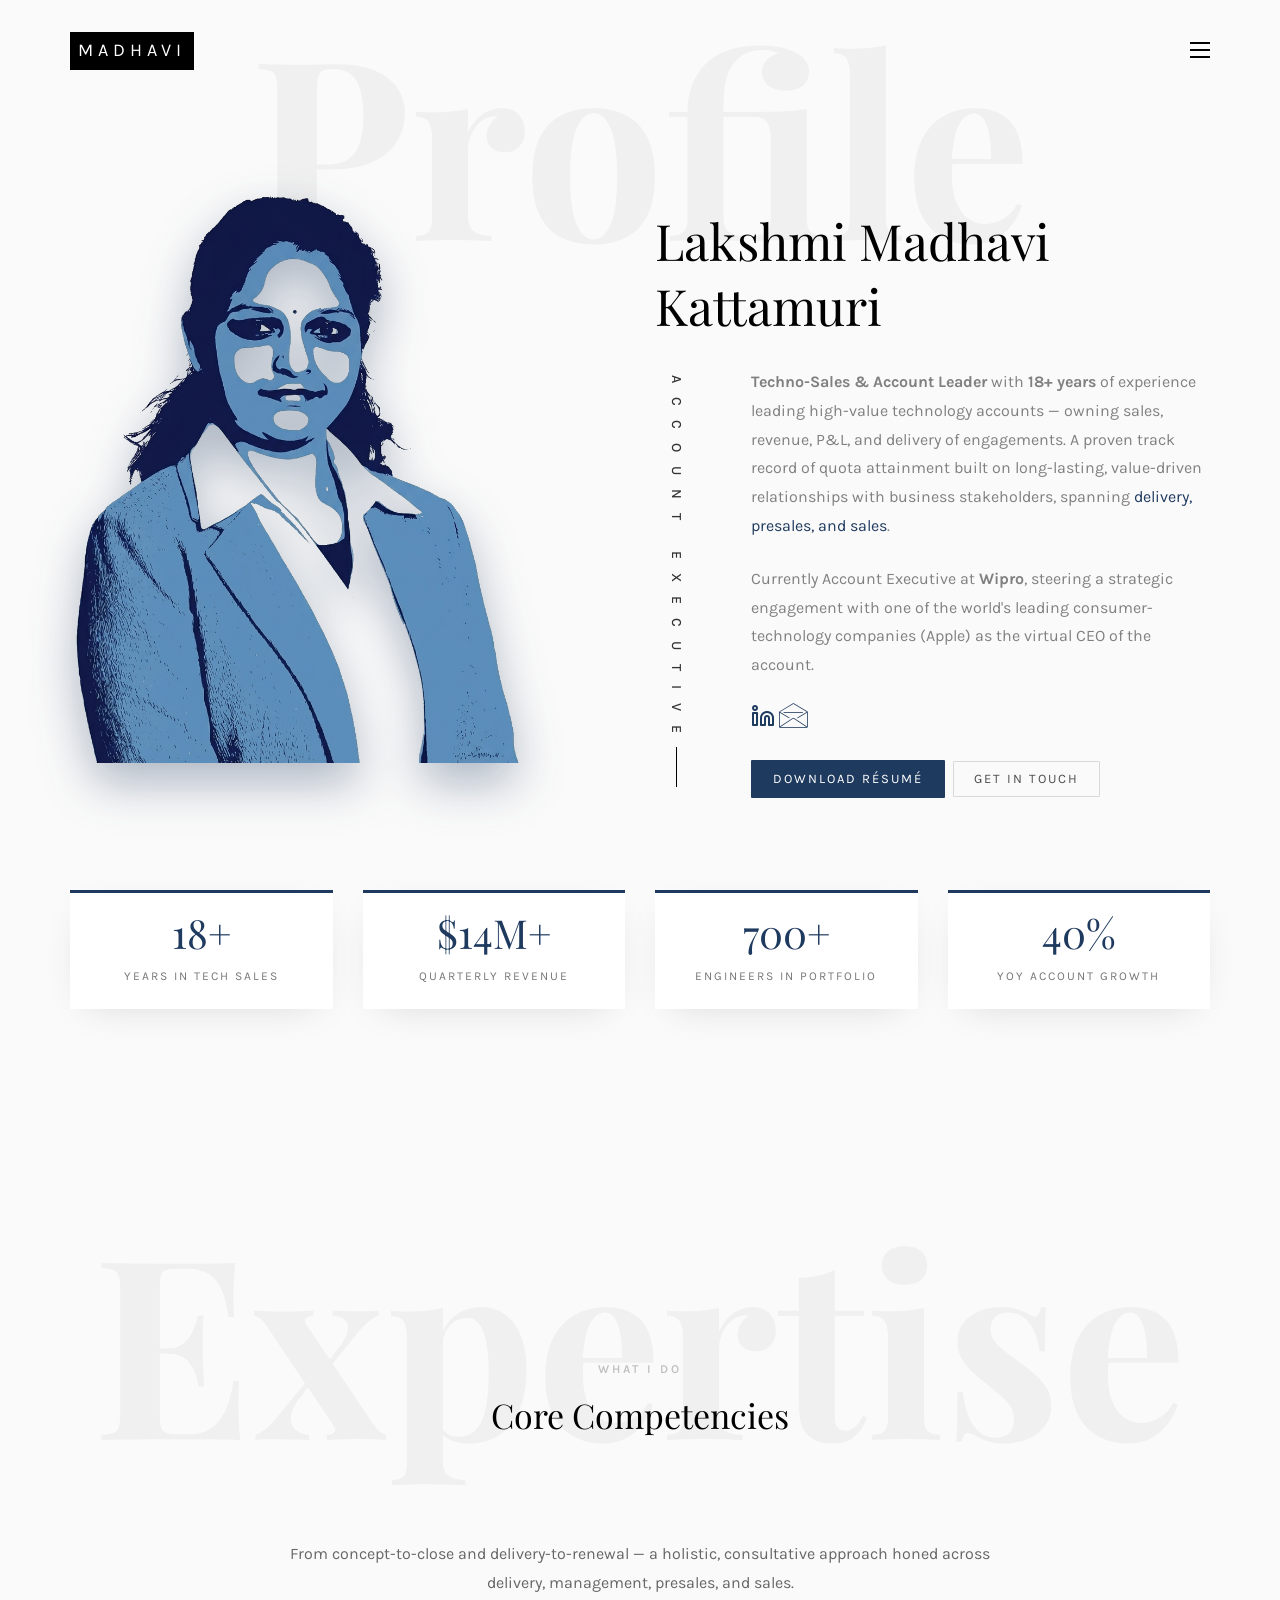
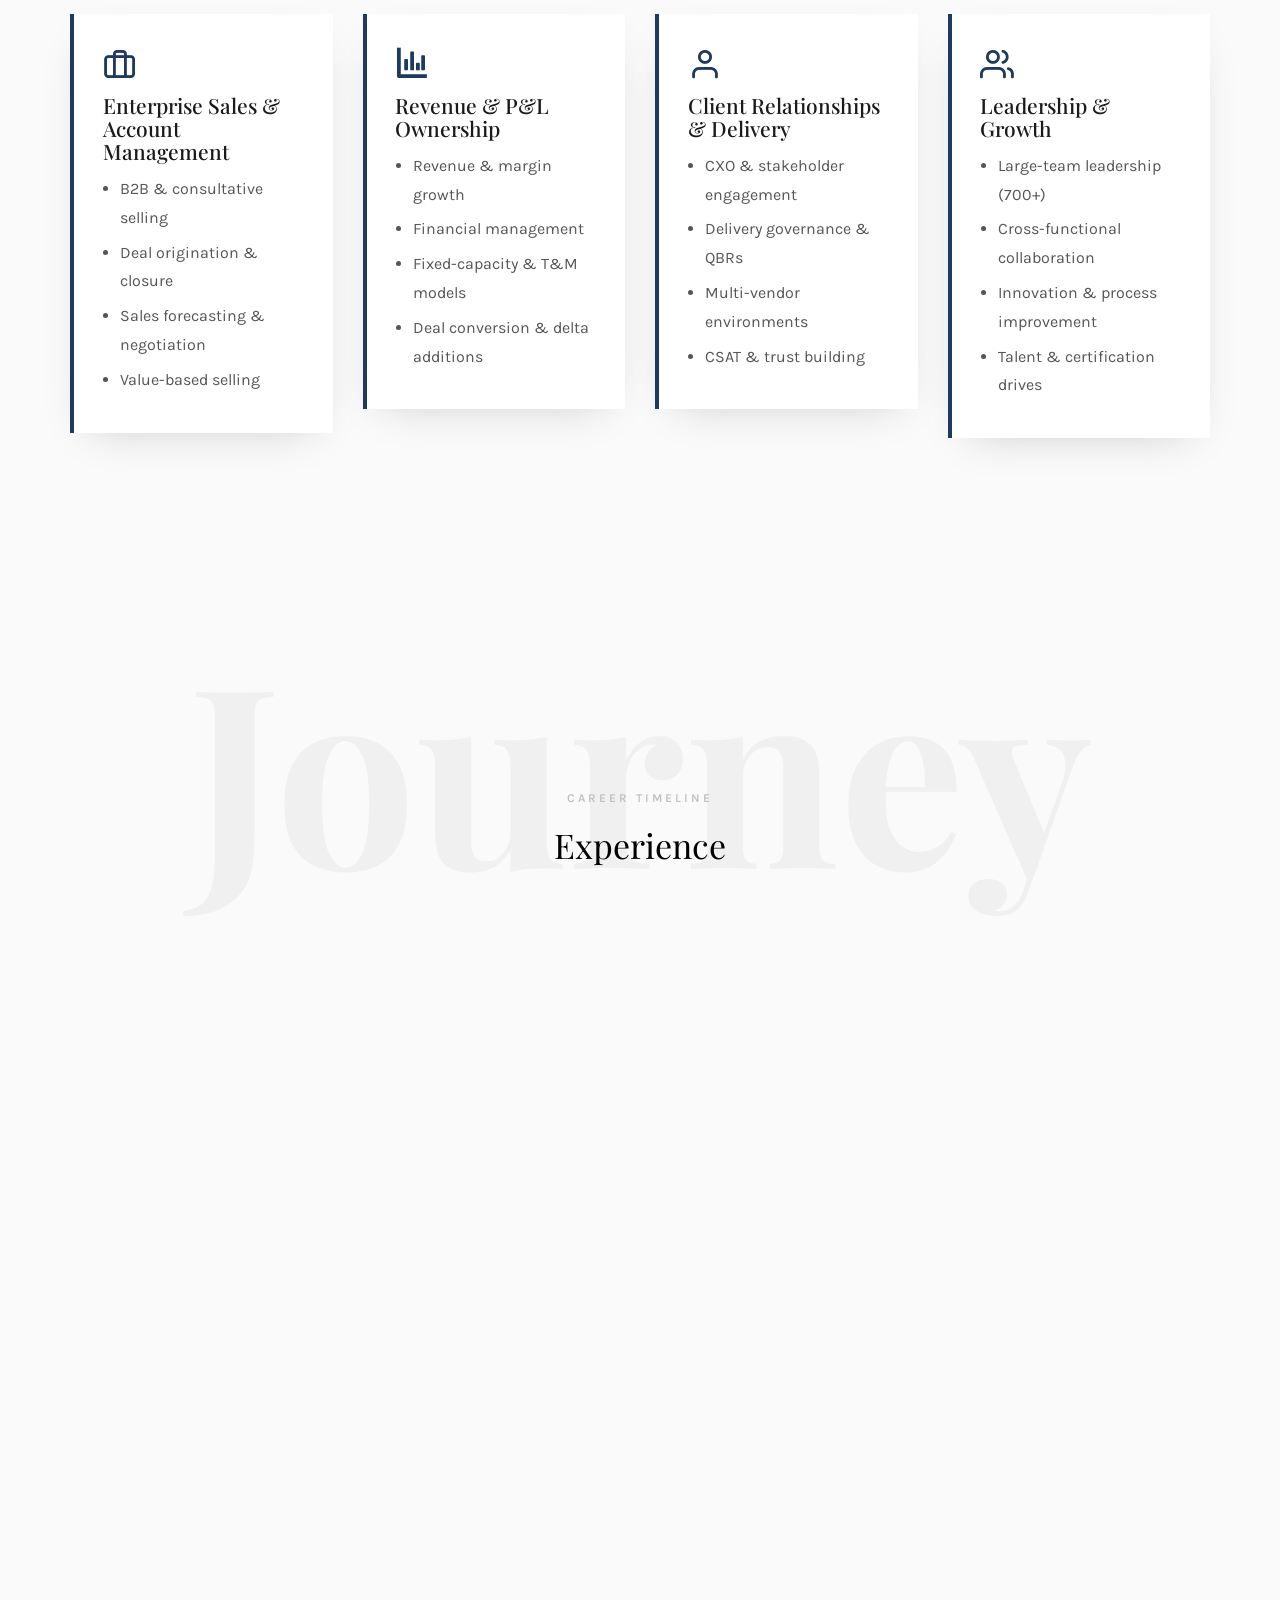
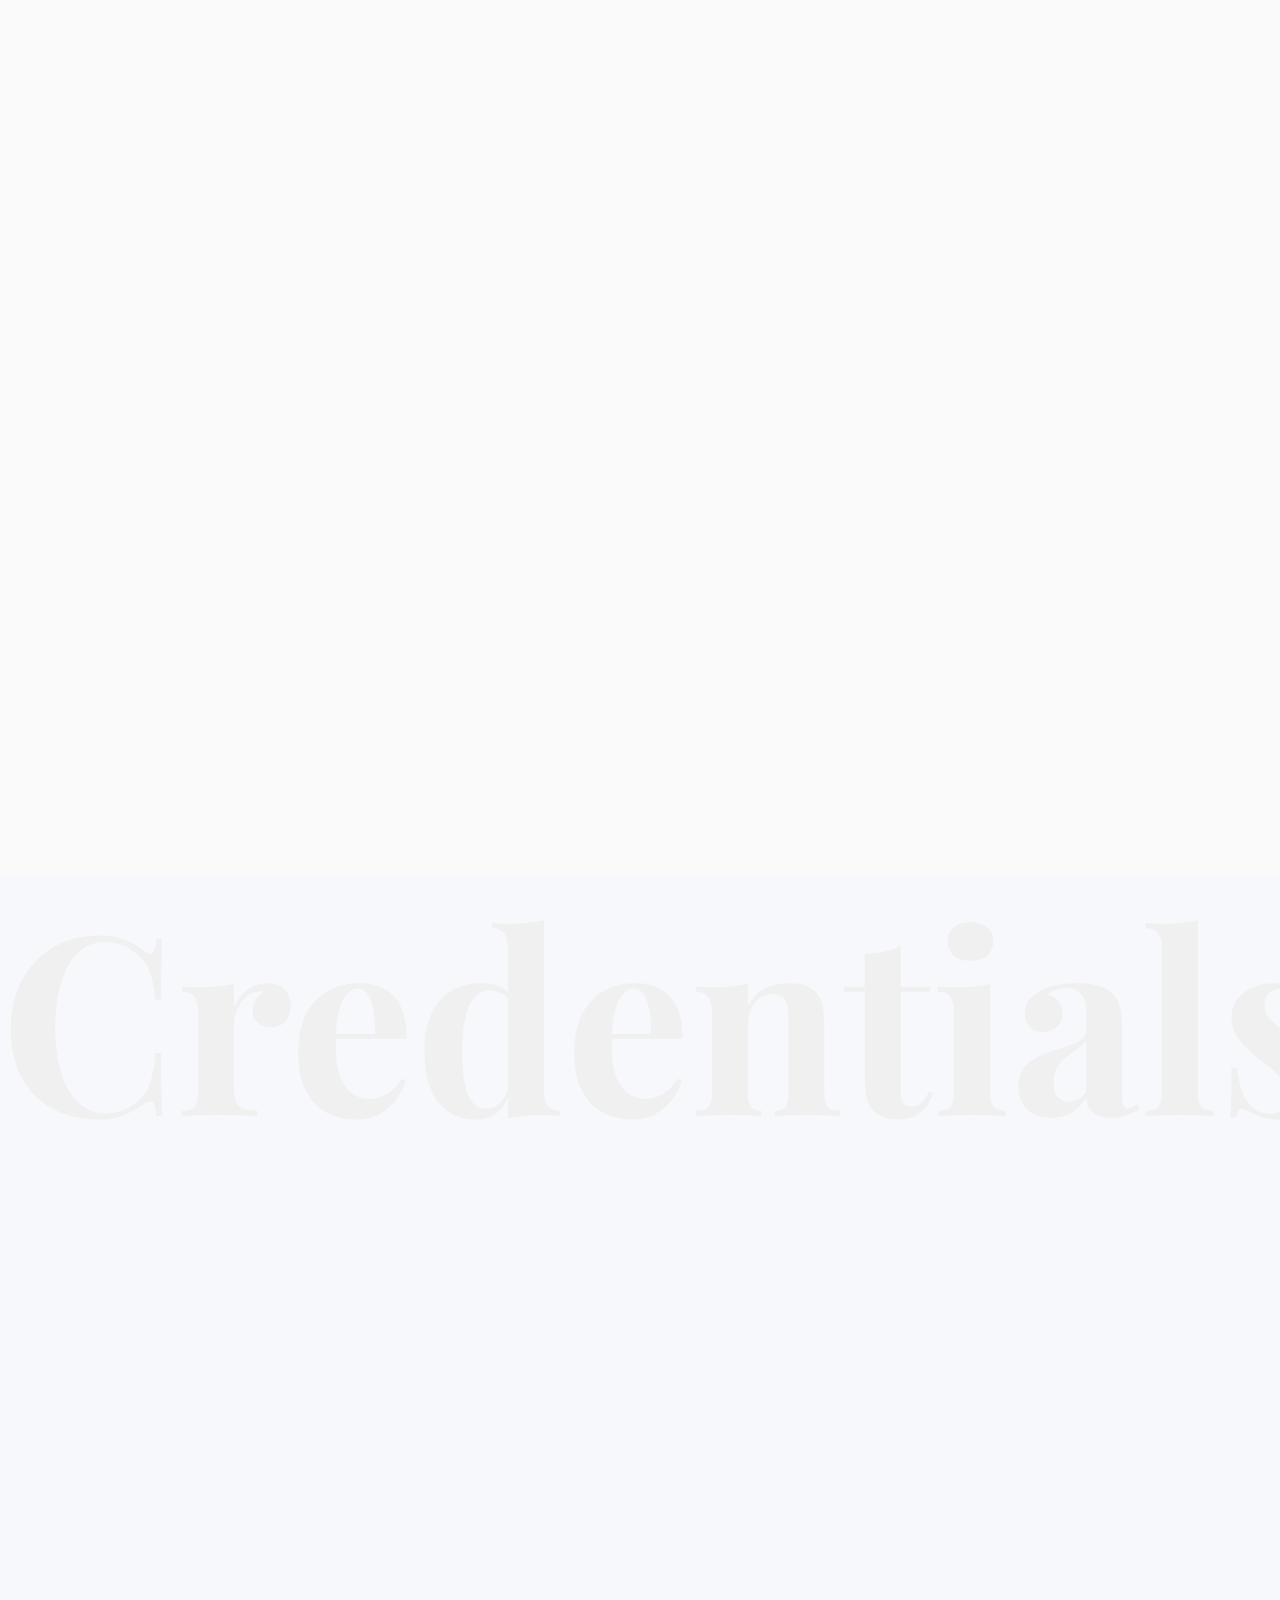
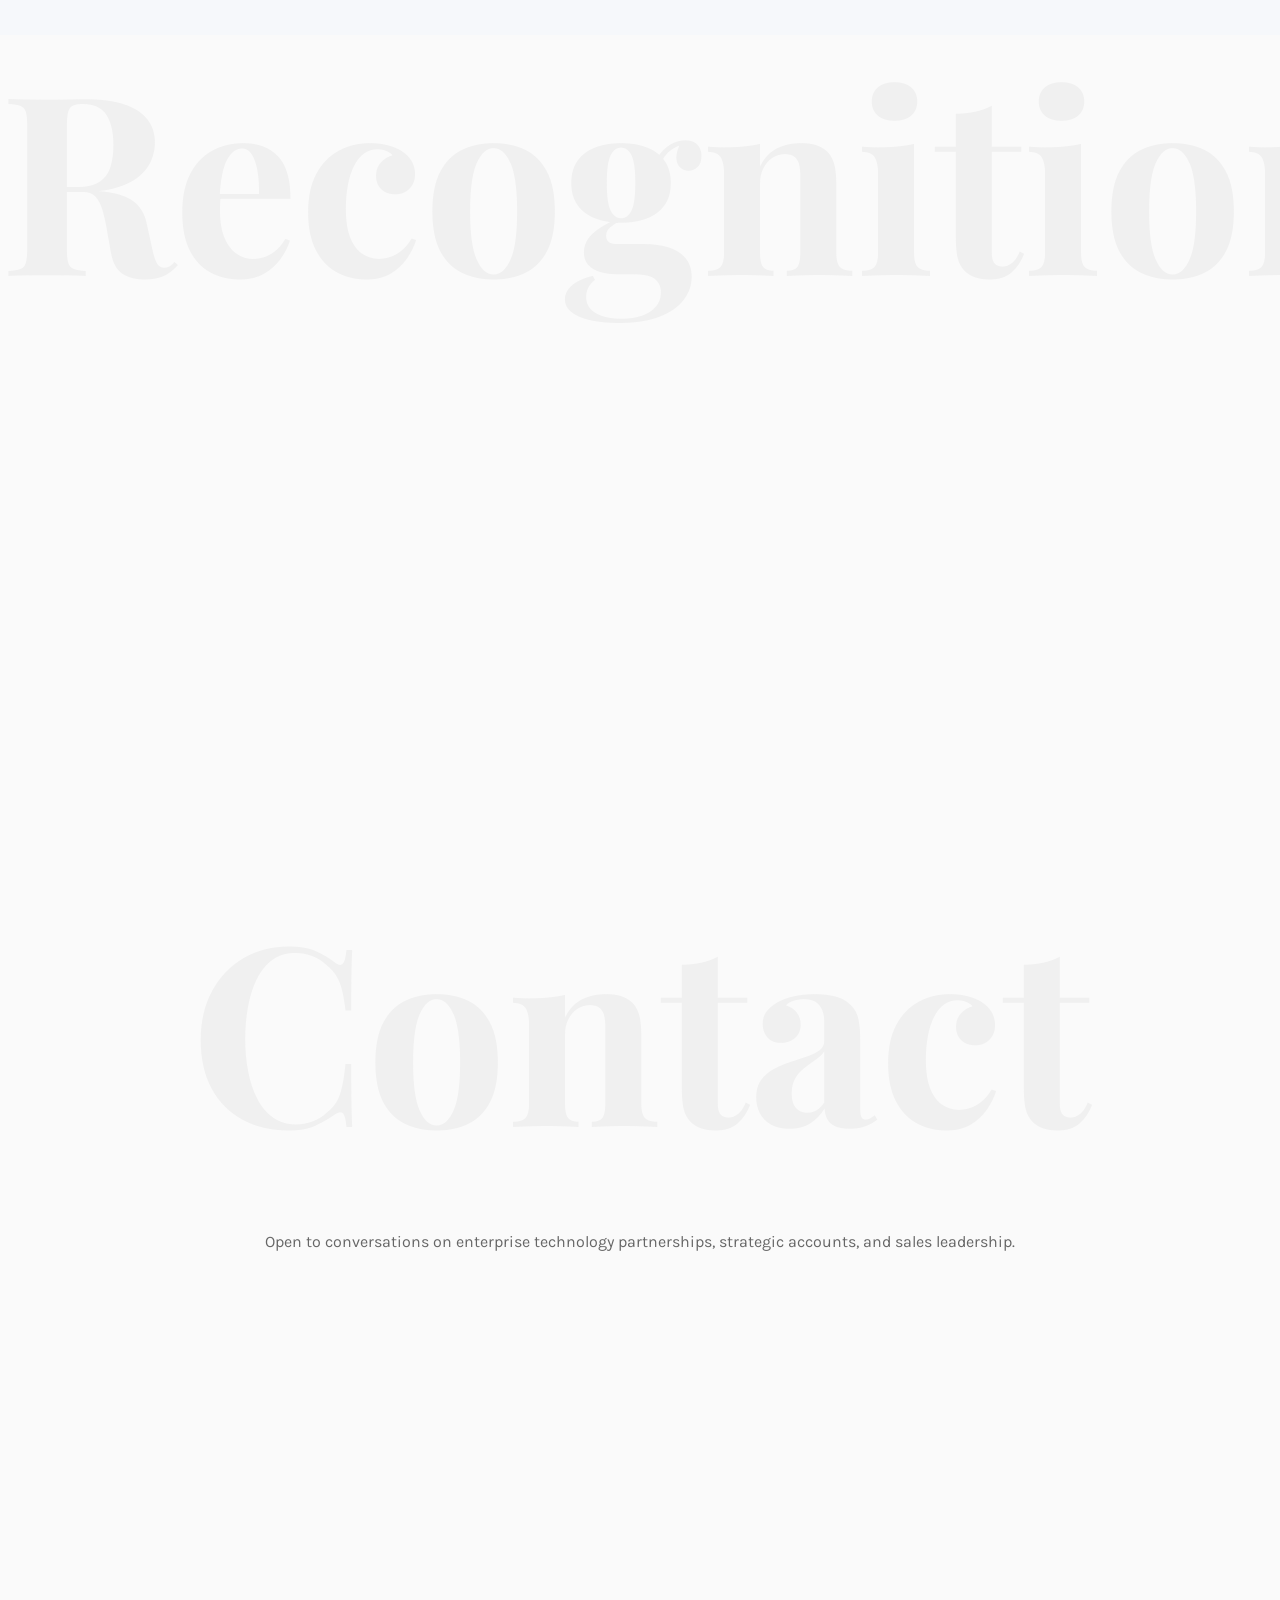
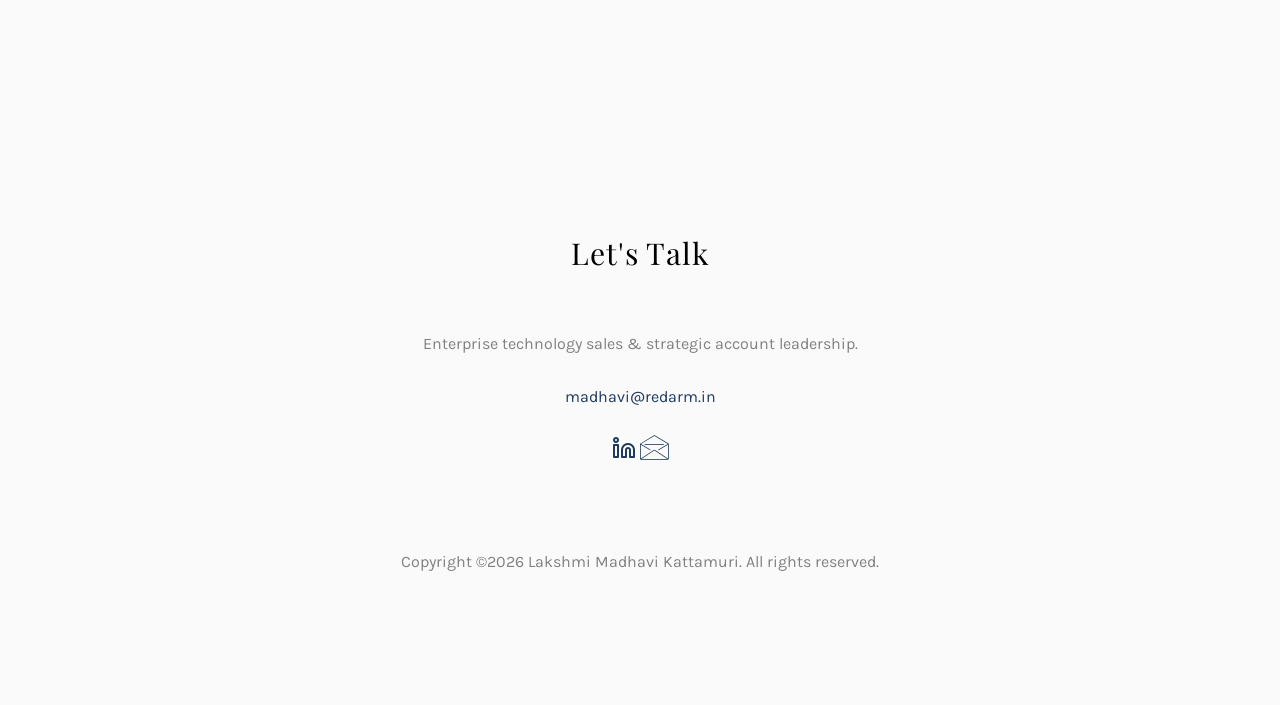
<file: index.html>
<!DOCTYPE HTML>
<html>
	<head>
	<meta charset="utf-8">
	<meta http-equiv="X-UA-Compatible" content="IE=edge">
	<title>Lakshmi Madhavi Kattamuri &mdash; Techno-Sales &amp; Account Leader</title>
	<meta name="viewport" content="width=device-width, initial-scale=1">
	<meta name="description" content="Lakshmi Madhavi Kattamuri — Techno-Sales & Account Leader with 18+ years in IT and technology sales. IIM Kozhikode MBA, NIT Warangal engineer. Account Executive at Wipro managing multi-million-dollar global technology accounts." />
	<meta name="keywords" content="Account Executive, Technology Sales, Account Management, Enterprise Sales, B2B Sales, Revenue Management, P&L, IIM Kozhikode, NIT Warangal, Wipro" />
	<meta name="author" content="Lakshmi Madhavi Kattamuri" />

  <!-- Facebook and Twitter integration -->
	<meta property="og:title" content="Lakshmi Madhavi Kattamuri — Techno-Sales & Account Leader"/>
	<meta property="og:image" content="images/profile_photo.png"/>
	<meta property="og:url" content="https://madhavi.redarm.in"/>
	<meta property="og:site_name" content="Lakshmi Madhavi Kattamuri"/>
	<meta property="og:description" content="18+ years in IT and technology sales. IIM Kozhikode MBA, NIT Warangal engineer. Account Executive at Wipro."/>
	<meta name="twitter:title" content="Lakshmi Madhavi Kattamuri — Techno-Sales & Account Leader" />
	<meta name="twitter:image" content="images/profile_photo.png" />
	<meta name="twitter:url" content="https://madhavi.redarm.in" />
	<meta name="twitter:card" content="summary_large_image" />

	<!-- Favicon & Apple touch icons -->
	<link rel="shortcut icon" href="favicon.ico">
	<link rel="apple-touch-icon" href="apple-touch-icon-iphone-60x60.png">
	<link rel="apple-touch-icon" sizes="76x76" href="apple-touch-icon-ipad-76x76.png">
	<link rel="apple-touch-icon" sizes="120x120" href="apple-touch-icon-iphone-retina-120x120.png">
	<link rel="apple-touch-icon" sizes="152x152" href="apple-touch-icon-ipad-retina-152x152.png">

	<link href="https://fonts.googleapis.com/css?family=Karla:400,700" rel="stylesheet">
	<link href="https://fonts.googleapis.com/css?family=Playfair+Display:400,400i,700" rel="stylesheet">

	<!-- Animate.css -->
	<link rel="stylesheet" href="css/animate.css">
	<!-- Icomoon Icon Fonts-->
	<link rel="stylesheet" href="css/icomoon.css">
	<!-- Bootstrap  -->
	<link rel="stylesheet" href="css/bootstrap.css">
	<!-- Owl Carousel -->
	<link rel="stylesheet" href="css/owl.carousel.min.css">
	<link rel="stylesheet" href="css/owl.theme.default.min.css">
	<!-- Magnific Popup -->
	<link rel="stylesheet" href="css/magnific-popup.css">

	<link rel="stylesheet" href="css/style.css">

	<!-- Profile-specific refinements (navy executive theme) -->
	<style>
		:root { --navy: #1F3A5F; --navy-light: #2c5a8c; --ink: #333333; }

		/* Duotone-friendly headshot treatment: navy tint + soft frame */
		.profile-photo {
			width: 100%;
			/* transparent cut-out in full color: soft shadow follows the silhouette */
			filter: drop-shadow(0 20px 24px rgba(31,58,95,0.35));
		}

		/* Stat highlights */
		.stat-row { margin-top: 3em; }
		.stat {
			text-align: center;
			padding: 1.2em 0.5em;
			border-top: 3px solid var(--navy);
			background: #fff;
			box-shadow: 0 10px 40px -18px rgba(0,0,0,0.18);
			margin-bottom: 30px;
			height: 100%;
		}
		.stat .num {
			font-family: "Playfair Display", Georgia, serif;
			font-size: 40px;
			line-height: 1;
			color: var(--navy);
			display: block;
			margin-bottom: 8px;
		}
		.stat .lbl {
			font-size: 12px;
			letter-spacing: 2px;
			text-transform: uppercase;
			color: #777;
		}

		/* Reusable navy card (competencies / achievements / education) */
		.card-navy {
			background: #fff;
			padding: 2em 1.8em;
			margin-bottom: 30px;
			border-left: 4px solid var(--navy);
			box-shadow: 0 14px 44px -22px rgba(0,0,0,0.22);
			height: 100%;
		}
		.card-navy .ic {
			font-size: 34px;
			color: var(--navy);
			margin-bottom: 14px;
			display: inline-block;
		}
		.card-navy h3 {
			font-family: "Playfair Display", Georgia, serif;
			font-size: 21px;
			margin: 0 0 12px;
			color: #1a1a1a;
		}
		.card-navy ul { padding-left: 1.1em; margin: 0; }
		.card-navy ul li { margin-bottom: 6px; color: #555; }
		.card-navy p { color: #555; margin: 0; }

		/* Experience timeline */
		.timeline { position: relative; margin-top: 1em; }
		.tl-item {
			position: relative;
			padding: 0 0 2.5em 2.2em;
			border-left: 2px solid #e2e6ec;
		}
		.tl-item:last-child { border-left-color: transparent; }
		.tl-item:before {
			content: '';
			position: absolute;
			left: -9px; top: 4px;
			width: 16px; height: 16px;
			border-radius: 50%;
			background: var(--navy);
			border: 3px solid #fff;
			box-shadow: 0 0 0 2px var(--navy);
		}
		.tl-item .role {
			font-family: "Playfair Display", Georgia, serif;
			font-size: 23px;
			color: #1a1a1a;
			margin: 0 0 4px;
		}
		.tl-item .meta {
			font-size: 12px;
			letter-spacing: 2px;
			text-transform: uppercase;
			color: var(--navy);
			font-weight: 700;
			margin-bottom: 12px;
			display: block;
		}
		.tl-item ul { padding-left: 1.1em; }
		.tl-item ul li { margin-bottom: 8px; color: #555; }
		.tl-item.current .role:after {
			content: 'Current';
			font-family: "Karla", sans-serif;
			font-size: 10px;
			letter-spacing: 2px;
			text-transform: uppercase;
			background: var(--navy);
			color: #fff;
			padding: 3px 10px;
			border-radius: 20px;
			margin-left: 12px;
			vertical-align: middle;
		}
		.section-lead {
			max-width: 760px;
			margin: 0 auto 1em;
			color: #666;
			text-align: center;
		}
		#colorlib-experience, #colorlib-education { padding: 10em 0; position: relative; overflow: hidden; clear: both; }
		#colorlib-education { background: #f6f8fb; }
	</style>

	<!-- Modernizr JS -->
	<script src="js/modernizr-2.6.2.min.js"></script>
	<!-- FOR IE9 below -->
	<!--[if lt IE 9]>
	<script src="js/respond.min.js"></script>
	<![endif]-->

	</head>
	<body>

	<nav id="colorlib-main-nav" role="navigation">
		<a href="#" class="js-colorlib-nav-toggle colorlib-nav-toggle active"><i></i></a>
		<div class="js-fullheight colorlib-table">
			<div class="colorlib-table-cell js-fullheight">
				<div class="row">
					<div class="col-md-12">
						<ul>
							<li class="active"><a href="#about">Home</a></li>
							<li><a href="#expertise">Expertise</a></li>
							<li><a href="#experience">Experience</a></li>
							<li><a href="#education">Education</a></li>
							<li><a href="#achievements">Achievements</a></li>
							<li><a href="#contact">Contact</a></li>
						</ul>
					</div>
				</div>
				<div class="row">
					<div class="col-md-12">
						<h2 class="head-title">Let's Connect</h2>
						<p class="colorlib-social-icons">
							<a href="https://www.linkedin.com/in/klmadhavi/" target="_blank" rel="noopener"><i class="icon-linkedin3"></i></a>
							<a href="mailto:madhavi@redarm.in"><i class="icon-envelope2"></i></a>
						</p>
					</div>
				</div>
			</div>
		</div>
	</nav>

	<div id="colorlib-page">
		<header>
			<div class="container">
				<div class="row">
					<div class="col-md-12">
						<div class="colorlib-navbar-brand">
							<a class="colorlib-logo" href="index.html"><span>Madhavi</span></a>
						</div>
						<a href="#" class="js-colorlib-nav-toggle colorlib-nav-toggle"><i></i></a>
					</div>
				</div>
			</div>
		</header>

		<!-- ABOUT / HERO -->
		<div id="colorlib-about" name="about">
			<a name="about"></a>
			<div class="container">
				<div class="row text-center">
					<h2 class="bold">Profile</h2>
				</div>
				<div class="row row-padded-bottom">
					<div class="col-md-5 animate-box">
						<img class="profile-photo" src="images/profile_photo.png" alt="Lakshmi Madhavi Kattamuri">
					</div>
					<div class="col-md-6 col-md-push-1 animate-box">
						<div class="about-desc">
							<h2><span>Lakshmi Madhavi</span><span>Kattamuri</span></h2>
							<div class="desc">
								<div class="rotate">
									<h2 class="heading">Account Executive</h2>
								</div>
								<p><strong>Techno-Sales &amp; Account Leader</strong> with <strong>18+ years</strong> of experience leading high-value technology accounts &mdash; owning sales, revenue, P&amp;L, and delivery of engagements. A proven track record of quota attainment built on long-lasting, value-driven relationships with business stakeholders, spanning <a href="#experience">delivery, presales, and sales</a>.</p>
								<p>Currently Account Executive at <strong>Wipro</strong>, steering a strategic engagement with one of the world's leading consumer-technology companies (Apple) as the virtual CEO of the account.</p>
								<p class="colorlib-social-icons">
									<a href="https://www.linkedin.com/in/klmadhavi/" target="_blank" rel="noopener"><i class="icon-linkedin3"></i></a>
									<a href="mailto:madhavi@redarm.in"><i class="icon-envelope2"></i></a>
								</p>
								<p>
									<a href="docs/Madhavi_Resume.pdf" class="btn btn-primary" target="_blank" rel="noopener">Download Résumé</a>
									<a href="#contact" class="btn btn-primary btn-outline">Get in Touch</a>
								</p>
							</div>
						</div>
					</div>
				</div>
				<div class="row stat-row">
					<div class="col-md-3 col-sm-6 animate-box">
						<div class="stat"><span class="num">18+</span><span class="lbl">Years in Tech Sales</span></div>
					</div>
					<div class="col-md-3 col-sm-6 animate-box">
						<div class="stat"><span class="num">$14M+</span><span class="lbl">Quarterly Revenue</span></div>
					</div>
					<div class="col-md-3 col-sm-6 animate-box">
						<div class="stat"><span class="num">700+</span><span class="lbl">Engineers in Portfolio</span></div>
					</div>
					<div class="col-md-3 col-sm-6 animate-box">
						<div class="stat"><span class="num">40%</span><span class="lbl">YoY Account Growth</span></div>
					</div>
				</div>
			</div>
		</div>

		<!-- EXPERTISE / CORE COMPETENCIES -->
		<div id="colorlib-services">
			<a name="expertise"></a>
			<div class="container">
				<div class="row text-center">
					<h2 class="bold">Expertise</h2>
				</div>
				<div class="row">
					<div class="col-md-12 col-md-offset-0 text-center animate-box intro-heading">
						<span>What I Do</span>
						<h2>Core Competencies</h2>
					</div>
				</div>
				<p class="section-lead">From concept-to-close and delivery-to-renewal &mdash; a holistic, consultative approach honed across delivery, management, presales, and sales.</p>
				<div class="row">
					<div class="col-md-3 col-sm-6 animate-box">
						<div class="card-navy">
							<i class="icon-briefcase2 ic"></i>
							<h3>Enterprise Sales &amp; Account Management</h3>
							<ul>
								<li>B2B &amp; consultative selling</li>
								<li>Deal origination &amp; closure</li>
								<li>Sales forecasting &amp; negotiation</li>
								<li>Value-based selling</li>
							</ul>
						</div>
					</div>
					<div class="col-md-3 col-sm-6 animate-box">
						<div class="card-navy">
							<i class="icon-chart ic"></i>
							<h3>Revenue &amp; P&amp;L Ownership</h3>
							<ul>
								<li>Revenue &amp; margin growth</li>
								<li>Financial management</li>
								<li>Fixed-capacity &amp; T&amp;M models</li>
								<li>Deal conversion &amp; delta additions</li>
							</ul>
						</div>
					</div>
					<div class="col-md-3 col-sm-6 animate-box">
						<div class="card-navy">
							<i class="icon-user2 ic"></i>
							<h3>Client Relationships &amp; Delivery</h3>
							<ul>
								<li>CXO &amp; stakeholder engagement</li>
								<li>Delivery governance &amp; QBRs</li>
								<li>Multi-vendor environments</li>
								<li>CSAT &amp; trust building</li>
							</ul>
						</div>
					</div>
					<div class="col-md-3 col-sm-6 animate-box">
						<div class="card-navy">
							<i class="icon-users2 ic"></i>
							<h3>Leadership &amp; Growth</h3>
							<ul>
								<li>Large-team leadership (700+)</li>
								<li>Cross-functional collaboration</li>
								<li>Innovation &amp; process improvement</li>
								<li>Talent &amp; certification drives</li>
							</ul>
						</div>
					</div>
				</div>
			</div>
		</div>

		<!-- EXPERIENCE -->
		<div id="colorlib-experience">
			<a name="experience"></a>
			<div class="container">
				<div class="row text-center">
					<h2 class="bold">Journey</h2>
				</div>
				<div class="row">
					<div class="col-md-12 col-md-offset-0 text-center animate-box intro-heading">
						<span>Career Timeline</span>
						<h2>Experience</h2>
					</div>
				</div>
				<div class="row">
					<div class="col-md-10 col-md-offset-1">
						<div class="timeline animate-box">

							<div class="tl-item current">
								<h2 class="role">Account Executive</h2>
								<span class="meta">Wipro Limited &nbsp;&middot;&nbsp; Apple &nbsp;&middot;&nbsp; Bangalore &nbsp;&middot;&nbsp; Jul 2019 &ndash; Present</span>
								<ul>
									<li>Own client relationship, delivery, and revenue for a strategic account contributing <strong>~22% of the business unit's revenue</strong>, growing <strong>40% in the past year</strong>.</li>
									<li>Act as the <strong>virtual CEO</strong> of the account &mdash; driving a <strong>23% revenue and 4% margin improvement</strong> while scaling a <strong>700+ engineer portfolio</strong> (10% growth in a single quarter).</li>
									<li>Deliver <strong>~$14M in quarterly revenue</strong> across fixed-capacity and T&amp;M models; grew the engagement portfolio from <strong>22 to 90</strong> through new-project and delta additions.</li>
									<li>Manage end-to-end sales cycles with a consultative approach &mdash; deal origination, forecasting, negotiation, and closure &mdash; partnering with pre-sales and technical evangelists.</li>
									<li>Earlier in tenure (as Program Manager): $10M annual revenue with +3% margin, <strong>&lt;1% DNM</strong>, consistent "Exceeded Expectations" in QBRs, and a Snowflake certification drive covering 70% of the team.</li>
								</ul>
							</div>

							<div class="tl-item">
								<h2 class="role">Lead Consultant</h2>
								<span class="meta">Wipro Limited &nbsp;&middot;&nbsp; ANZ &nbsp;&middot;&nbsp; Bangalore &nbsp;&middot;&nbsp; Jan 2016 &ndash; Dec 2017</span>
								<ul>
									<li>Partnered with the sales team on digital-transformation and data-migration strategy, helping the business achieve quota targets.</li>
									<li>Designed, analysed, and executed solutions; streamlined internal delivery to lift <strong>CSAT by 20%</strong>.</li>
									<li>Drove technical certifications to <strong>60% completion</strong>, making the team future-ready for new opportunities; led risk assessments and mitigation planning.</li>
								</ul>
							</div>

							<div class="tl-item">
								<h2 class="role">Solution Engineer</h2>
								<span class="meta">Tech Mahindra &nbsp;&middot;&nbsp; Singtel Optus &nbsp;&middot;&nbsp; Bangalore &nbsp;&middot;&nbsp; Mar 2010 &ndash; Dec 2015</span>
								<ul>
									<li>Owned requirement understanding, solution provisioning, team composition, and bid estimates for full-scale projects and POCs.</li>
									<li>Designed and implemented telecom EIM solutions integrating disparate systems &mdash; enabling campaign execution, commercial-grade reporting, and regulatory compliance.</li>
									<li>Took ownership of the sales process, exhibiting accountability for targets and exceptional client service.</li>
								</ul>
							</div>

							<div class="tl-item">
								<h2 class="role">Analyst</h2>
								<span class="meta">Bank of America &nbsp;&middot;&nbsp; Hyderabad &nbsp;&middot;&nbsp; Jun 2009 &ndash; Mar 2010</span>
							</div>

							<div class="tl-item">
								<h2 class="role">Senior Software Engineer</h2>
								<span class="meta">Birlasoft &nbsp;&middot;&nbsp; GE &nbsp;&middot;&nbsp; Bangalore &nbsp;&middot;&nbsp; Feb 2008 &ndash; May 2009</span>
							</div>

							<div class="tl-item">
								<h2 class="role">Software Engineer</h2>
								<span class="meta">Satyam Computers &nbsp;&middot;&nbsp; Ford &nbsp;&middot;&nbsp; Bangalore &nbsp;&middot;&nbsp; Jun 2005 &ndash; Jan 2008</span>
							</div>

						</div>
					</div>
				</div>
			</div>
		</div>

		<!-- EDUCATION -->
		<div id="colorlib-education">
			<a name="education"></a>
			<div class="container">
				<div class="row text-center">
					<h2 class="bold">Credentials</h2>
				</div>
				<div class="row">
					<div class="col-md-12 col-md-offset-0 text-center animate-box intro-heading">
						<span>Academics</span>
						<h2>Education</h2>
					</div>
				</div>
				<div class="row">
					<div class="col-md-5 col-md-offset-1 animate-box">
						<div class="card-navy">
							<i class="icon-award ic"></i>
							<h3>MBA &mdash; Indian Institute of Management (IIM), Kozhikode</h3>
							<p>Master of Business Administration, 2023 &nbsp;&middot;&nbsp; CGPA 3.71 / 4.33</p>
						</div>
					</div>
					<div class="col-md-5 animate-box">
						<div class="card-navy">
							<i class="icon-book ic"></i>
							<h3>B.Tech &mdash; National Institute of Technology (NIT), Warangal</h3>
							<p>Bachelor of Technology, 2005 &nbsp;&middot;&nbsp; CGPA 7.7 / 10</p>
						</div>
					</div>
				</div>
			</div>
		</div>

		<!-- ACHIEVEMENTS -->
		<div id="colorlib-services">
			<a name="achievements"></a>
			<div class="container">
				<div class="row text-center">
					<h2 class="bold">Recognition</h2>
				</div>
				<div class="row">
					<div class="col-md-12 col-md-offset-0 text-center animate-box intro-heading">
						<span>Milestones</span>
						<h2>Achievements</h2>
					</div>
				</div>
				<div class="row">
					<div class="col-md-3 col-sm-6 animate-box">
						<div class="card-navy">
							<i class="icon-trophy2 ic"></i>
							<h3>Wipro PRiSM</h3>
							<p>Handpicked from a competitive pool of 100+ for Wipro's enterprise flagship program grooming top talent into sales leadership.</p>
						</div>
					</div>
					<div class="col-md-3 col-sm-6 animate-box">
						<div class="card-navy">
							<i class="icon-award ic"></i>
							<h3>Client Director's Award</h3>
							<p>Recognised by the client director for outstanding contributions in the DAAI area.</p>
						</div>
					</div>
					<div class="col-md-3 col-sm-6 animate-box">
						<div class="card-navy">
							<i class="icon-chart ic"></i>
							<h3>Portfolio Growth</h3>
							<p>Grew a strategic account portfolio from 22 to 90 engagements within two years through trust and delta additions.</p>
						</div>
					</div>
					<div class="col-md-3 col-sm-6 animate-box">
						<div class="card-navy">
							<i class="icon-target2 ic"></i>
							<h3>Delivery Excellence</h3>
							<p>Consistent "Exceeded Expectations" ratings in Quarterly Business Reviews with &lt;1% DNM.</p>
						</div>
					</div>
				</div>
			</div>
		</div>

		<!-- CONTACT -->
		<div id="colorlib-contact">
			<a name="contact"></a>
			<div class="container">
				<div class="row text-center">
					<h2 class="bold">Contact</h2>
				</div>
				<div class="row">
					<div class="col-md-12 col-md-offset-0 text-center animate-box intro-heading">
						<span>Let's Talk</span>
						<h2>Get in Touch</h2>
					</div>
				</div>
				<p class="section-lead">Open to conversations on enterprise technology partnerships, strategic accounts, and sales leadership.</p>
				<div class="row">
					<div class="col-md-8 col-md-offset-2 animate-box">
						<ul class="contact-info">
							<li><span><i class="icon-location3"></i></span>Bangalore, India</li>
							<li><span><i class="icon-envelope2"></i></span><a href="mailto:madhavi@redarm.in">madhavi@redarm.in</a></li>
							<li><span><i class="icon-linkedin3"></i></span><a href="https://www.linkedin.com/in/klmadhavi/" target="_blank" rel="noopener">linkedin.com/in/klmadhavi</a></li>
						</ul>
						<p class="text-center" style="margin-top:2em;">
							<a href="docs/Madhavi_Resume.pdf" class="btn btn-primary" target="_blank" rel="noopener">Download Résumé</a>
						</p>
					</div>
				</div>
			</div>
		</div>

		<footer>
			<div id="footer">
				<div class="container">
					<div class="row">
						<div class="col-md-6 col-md-offset-3 text-center col-pb-sm">
							<h2>Let's Talk</h2>
							<p>Enterprise technology sales &amp; strategic account leadership.</p>
							<p><a href="mailto:madhavi@redarm.in">madhavi@redarm.in</a></p>
							<p class="colorlib-social-icons">
								<a href="https://www.linkedin.com/in/klmadhavi/" target="_blank" rel="noopener"><i class="icon-linkedin3"></i></a>
								<a href="mailto:madhavi@redarm.in"><i class="icon-envelope2"></i></a>
							</p>
						</div>
					</div>
					<div class="row">
						<div class="col-md-12 text-center">
							<p>
								Copyright &copy;<script>document.write(new Date().getFullYear());</script> Lakshmi Madhavi Kattamuri. All rights reserved.
							</p>
						</div>
					</div>
				</div>
			</div>
		</footer>

	</div>

	<!-- jQuery -->
	<script src="js/jquery.min.js"></script>
	<!-- jQuery Easing -->
	<script src="js/jquery.easing.1.3.js"></script>
	<!-- Bootstrap -->
	<script src="js/bootstrap.min.js"></script>
	<!-- Waypoints -->
	<script src="js/jquery.waypoints.min.js"></script>
	<!-- Owl Carousel -->
	<script src="js/owl.carousel.min.js"></script>
	<!-- Magnific Popup -->
	<script src="js/jquery.magnific-popup.min.js"></script>
	<script src="js/magnific-popup-options.js"></script>

	<!-- Main JS (Do not remove) -->
	<script src="js/main.js"></script>

	<!-- Single-page nav: smooth scroll + close overlay on link click -->
	<script>
		$(function(){
			$('#colorlib-main-nav a[href^="#"]').on('click', function(e){
				var target = $(this.getAttribute('href'));
				if (target.length) {
					e.preventDefault();
					if ($('body').hasClass('menu-show')) {
						$('body').removeClass('menu-show');
						$('#colorlib-main-nav > .js-colorlib-nav-toggle').removeClass('show');
					}
					$('html, body').animate({ scrollTop: target.offset().top - 20 }, 700, 'easeInOutExpo');
					$('#colorlib-main-nav li').removeClass('active');
					$(this).closest('li').addClass('active');
				}
			});
		});
	</script>

	</body>
</html>
</file>
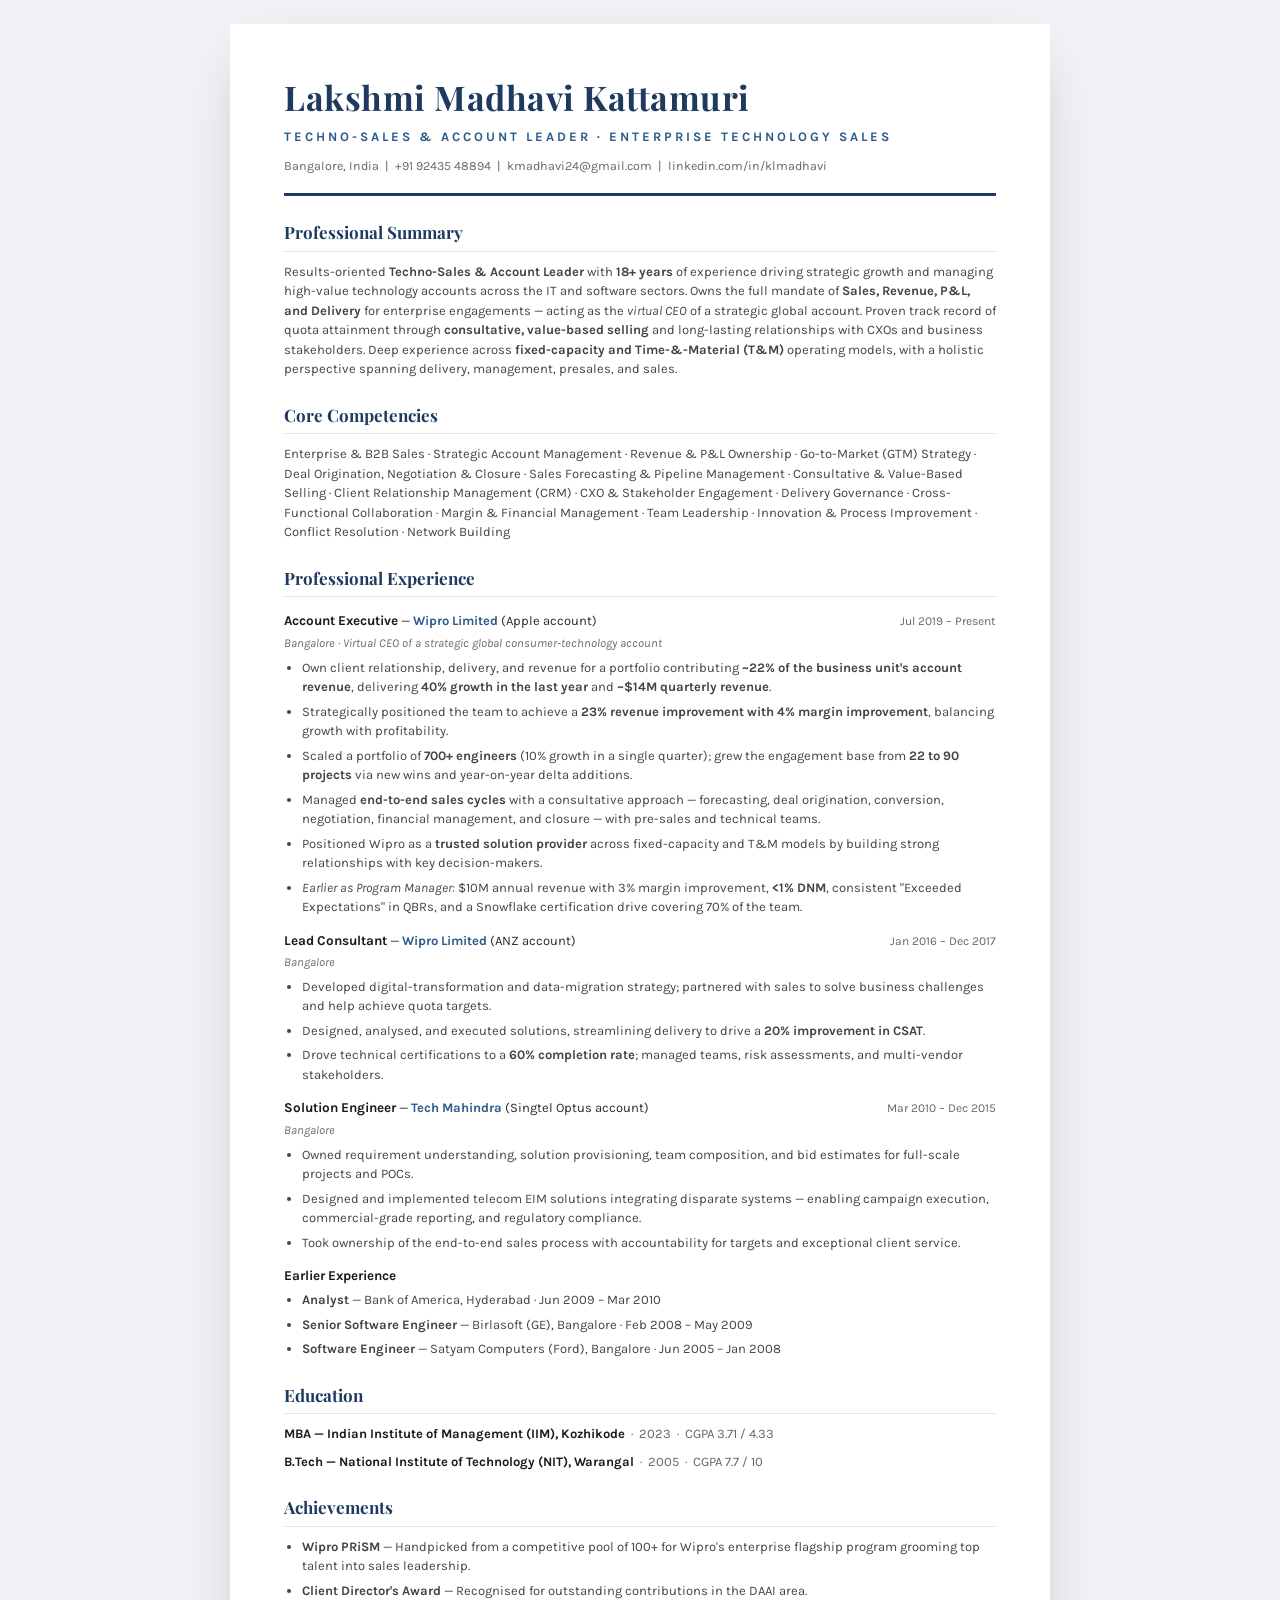
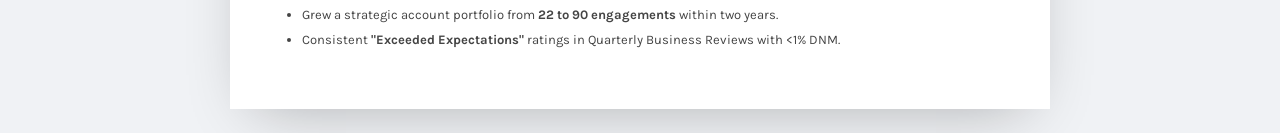
<file: docs/resume-print.html>
<!DOCTYPE html>
<html lang="en">
<head>
<meta charset="utf-8">
<meta name="viewport" content="width=device-width, initial-scale=1">
<title>Lakshmi Madhavi Kattamuri — Résumé</title>
<link href="https://fonts.googleapis.com/css?family=Karla:400,700&family=Playfair+Display:400,700" rel="stylesheet">
<style>
	:root { --navy:#1F3A5F; --navy-light:#2c5a8c; --ink:#2b2b2b; --muted:#666; --line:#e2e6ec; }
	* { box-sizing: border-box; }
	body {
		font-family: "Karla", Arial, sans-serif;
		color: var(--ink);
		background: #f0f2f5;
		margin: 0;
		font-size: 13px;
		line-height: 1.5;
	}
	.page {
		max-width: 820px;
		margin: 24px auto;
		background: #fff;
		padding: 48px 54px;
		box-shadow: 0 20px 60px -24px rgba(0,0,0,0.3);
	}
	h1 {
		font-family: "Playfair Display", Georgia, serif;
		font-size: 34px;
		color: var(--navy);
		margin: 0 0 4px;
		letter-spacing: 0.5px;
	}
	.title {
		font-size: 13px;
		letter-spacing: 3px;
		text-transform: uppercase;
		color: var(--navy-light);
		font-weight: 700;
		margin-bottom: 10px;
	}
	.contact { color: var(--muted); font-size: 12.5px; }
	.contact a { color: var(--muted); text-decoration: none; }
	header { border-bottom: 3px solid var(--navy); padding-bottom: 18px; margin-bottom: 22px; }
	h2 {
		font-family: "Playfair Display", Georgia, serif;
		font-size: 17px;
		color: var(--navy);
		margin: 24px 0 10px;
		padding-bottom: 5px;
		border-bottom: 1px solid var(--line);
	}
	p { margin: 0 0 10px; }
	.summary { color: #444; }
	.comp { color: #444; }
	.role-head { display: flex; justify-content: space-between; align-items: baseline; margin-top: 14px; }
	.role-title { font-weight: 700; color: #1a1a1a; font-size: 13.5px; }
	.role-org { color: var(--navy-light); font-weight: 700; }
	.role-date { color: var(--muted); font-size: 12px; white-space: nowrap; }
	.role-sub { color: var(--muted); font-size: 12px; font-style: italic; margin: 2px 0 6px; }
	ul { margin: 4px 0 12px; padding-left: 18px; }
	li { margin-bottom: 5px; color: #444; }
	.edu-item { margin-bottom: 8px; }
	.edu-item strong { color: #1a1a1a; }
	.edu-item span { color: var(--muted); }
	.two-col { column-count: 1; }
	.tag { color: #444; }
	@media print {
		body { background: #fff; font-size: 11.5px; }
		.page { box-shadow: none; margin: 0; max-width: 100%; padding: 0.5in 0.6in; }
		h2 { page-break-after: avoid; }
		.role-head, li { page-break-inside: avoid; }
		a { color: inherit; }
	}
</style>
</head>
<body>
<div class="page">
	<header>
		<h1>Lakshmi Madhavi Kattamuri</h1>
		<div class="title">Techno-Sales &amp; Account Leader &middot; Enterprise Technology Sales</div>
		<div class="contact">
			Bangalore, India &nbsp;|&nbsp; +91&nbsp;92435&nbsp;48894 &nbsp;|&nbsp;
			<a href="mailto:kmadhavi24@gmail.com">kmadhavi24@gmail.com</a> &nbsp;|&nbsp;
			<a href="https://www.linkedin.com/in/klmadhavi/">linkedin.com/in/klmadhavi</a>
		</div>
	</header>

	<h2>Professional Summary</h2>
	<p class="summary">Results-oriented <strong>Techno-Sales &amp; Account Leader</strong> with <strong>18+ years</strong>
	of experience driving strategic growth and managing high-value technology accounts across the IT and software
	sectors. Owns the full mandate of <strong>Sales, Revenue, P&amp;L, and Delivery</strong> for enterprise
	engagements — acting as the <em>virtual CEO</em> of a strategic global account. Proven track record of quota
	attainment through <strong>consultative, value-based selling</strong> and long-lasting relationships with CXOs and
	business stakeholders. Deep experience across <strong>fixed-capacity and Time-&amp;-Material (T&amp;M)</strong>
	operating models, with a holistic perspective spanning delivery, management, presales, and sales.</p>

	<h2>Core Competencies</h2>
	<p class="comp">Enterprise &amp; B2B Sales &middot; Strategic Account Management &middot; Revenue &amp; P&amp;L
	Ownership &middot; Go-to-Market (GTM) Strategy &middot; Deal Origination, Negotiation &amp; Closure &middot; Sales
	Forecasting &amp; Pipeline Management &middot; Consultative &amp; Value-Based Selling &middot; Client Relationship
	Management (CRM) &middot; CXO &amp; Stakeholder Engagement &middot; Delivery Governance &middot; Cross-Functional
	Collaboration &middot; Margin &amp; Financial Management &middot; Team Leadership &middot; Innovation &amp; Process
	Improvement &middot; Conflict Resolution &middot; Network Building</p>

	<h2>Professional Experience</h2>

	<div class="role-head">
		<span><span class="role-title">Account Executive</span> &mdash; <span class="role-org">Wipro Limited</span> (Apple account)</span>
		<span class="role-date">Jul 2019 – Present</span>
	</div>
	<div class="role-sub">Bangalore · Virtual CEO of a strategic global consumer-technology account</div>
	<ul>
		<li>Own client relationship, delivery, and revenue for a portfolio contributing <strong>~22% of the business
			unit's account revenue</strong>, delivering <strong>40% growth in the last year</strong> and
			<strong>~$14M quarterly revenue</strong>.</li>
		<li>Strategically positioned the team to achieve a <strong>23% revenue improvement with 4% margin
			improvement</strong>, balancing growth with profitability.</li>
		<li>Scaled a portfolio of <strong>700+ engineers</strong> (10% growth in a single quarter); grew the
			engagement base from <strong>22 to 90 projects</strong> via new wins and year-on-year delta additions.</li>
		<li>Managed <strong>end-to-end sales cycles</strong> with a consultative approach — forecasting, deal
			origination, conversion, negotiation, financial management, and closure — with pre-sales and technical
			teams.</li>
		<li>Positioned Wipro as a <strong>trusted solution provider</strong> across fixed-capacity and T&amp;M models
			by building strong relationships with key decision-makers.</li>
		<li><em>Earlier as Program Manager:</em> $10M annual revenue with 3% margin improvement, <strong>&lt;1%
			DNM</strong>, consistent "Exceeded Expectations" in QBRs, and a Snowflake certification drive covering 70%
			of the team.</li>
	</ul>

	<div class="role-head">
		<span><span class="role-title">Lead Consultant</span> &mdash; <span class="role-org">Wipro Limited</span> (ANZ account)</span>
		<span class="role-date">Jan 2016 – Dec 2017</span>
	</div>
	<div class="role-sub">Bangalore</div>
	<ul>
		<li>Developed digital-transformation and data-migration strategy; partnered with sales to solve business
			challenges and help achieve quota targets.</li>
		<li>Designed, analysed, and executed solutions, streamlining delivery to drive a <strong>20% improvement in
			CSAT</strong>.</li>
		<li>Drove technical certifications to a <strong>60% completion rate</strong>; managed teams, risk assessments,
			and multi-vendor stakeholders.</li>
	</ul>

	<div class="role-head">
		<span><span class="role-title">Solution Engineer</span> &mdash; <span class="role-org">Tech Mahindra</span> (Singtel Optus account)</span>
		<span class="role-date">Mar 2010 – Dec 2015</span>
	</div>
	<div class="role-sub">Bangalore</div>
	<ul>
		<li>Owned requirement understanding, solution provisioning, team composition, and bid estimates for full-scale
			projects and POCs.</li>
		<li>Designed and implemented telecom EIM solutions integrating disparate systems — enabling campaign execution,
			commercial-grade reporting, and regulatory compliance.</li>
		<li>Took ownership of the end-to-end sales process with accountability for targets and exceptional client
			service.</li>
	</ul>

	<div class="role-head">
		<span><span class="role-title">Earlier Experience</span></span>
	</div>
	<ul>
		<li><strong>Analyst</strong> — Bank of America, Hyderabad · Jun 2009 – Mar 2010</li>
		<li><strong>Senior Software Engineer</strong> — Birlasoft (GE), Bangalore · Feb 2008 – May 2009</li>
		<li><strong>Software Engineer</strong> — Satyam Computers (Ford), Bangalore · Jun 2005 – Jan 2008</li>
	</ul>

	<h2>Education</h2>
	<div class="edu-item"><strong>MBA — Indian Institute of Management (IIM), Kozhikode</strong>
		<span>&nbsp;·&nbsp; 2023 &nbsp;·&nbsp; CGPA 3.71 / 4.33</span></div>
	<div class="edu-item"><strong>B.Tech — National Institute of Technology (NIT), Warangal</strong>
		<span>&nbsp;·&nbsp; 2005 &nbsp;·&nbsp; CGPA 7.7 / 10</span></div>

	<h2>Achievements</h2>
	<ul>
		<li><strong>Wipro PRiSM</strong> — Handpicked from a competitive pool of 100+ for Wipro's enterprise flagship
			program grooming top talent into sales leadership.</li>
		<li><strong>Client Director's Award</strong> — Recognised for outstanding contributions in the DAAI area.</li>
		<li>Grew a strategic account portfolio from <strong>22 to 90 engagements</strong> within two years.</li>
		<li>Consistent <strong>"Exceeded Expectations"</strong> ratings in Quarterly Business Reviews with &lt;1% DNM.</li>
	</ul>
</div>
</body>
</html>
</file>
<file: css/icomoon.css>
@font-face {
  font-family: 'icomoon';
  src:  url('fonts/icomoon.eot?tmere9');
  src:  url('fonts/icomoon.eot?tmere9#iefix') format('embedded-opentype'),
    url('fonts/icomoon.ttf?tmere9') format('truetype'),
    url('fonts/icomoon.woff?tmere9') format('woff'),
    url('fonts/icomoon.svg?tmere9#icomoon') format('svg');
  font-weight: normal;
  font-style: normal;
}

[class^="icon-"], [class*=" icon-"] {
  /* use !important to prevent issues with browser extensions that change fonts */
  font-family: 'icomoon' !important;
  speak: none;
  font-style: normal;
  font-weight: normal;
  font-variant: normal;
  text-transform: none;
  line-height: 1;

  /* Better Font Rendering =========== */
  -webkit-font-smoothing: antialiased;
  -moz-osx-font-smoothing: grayscale;
}

.icon-activity:before {
  content: "\e900";
}
.icon-airplay:before {
  content: "\e901";
}
.icon-alert-circle:before {
  content: "\e902";
}
.icon-alert-octagon:before {
  content: "\e903";
}
.icon-alert-triangle:before {
  content: "\e904";
}
.icon-align-center:before {
  content: "\e905";
}
.icon-align-justify:before {
  content: "\e906";
}
.icon-align-left:before {
  content: "\e907";
}
.icon-align-right:before {
  content: "\e908";
}
.icon-anchor:before {
  content: "\e909";
}
.icon-aperture:before {
  content: "\e90a";
}
.icon-arrow-down3:before {
  content: "\e90b";
}
.icon-arrow-down-circle:before {
  content: "\e90c";
}
.icon-arrow-down-left3:before {
  content: "\e90d";
}
.icon-arrow-down-right3:before {
  content: "\e90e";
}
.icon-arrow-left3:before {
  content: "\e90f";
}
.icon-arrow-left-circle:before {
  content: "\e910";
}
.icon-arrow-right3:before {
  content: "\e911";
}
.icon-arrow-right-circle:before {
  content: "\e912";
}
.icon-arrow-up3:before {
  content: "\e913";
}
.icon-arrow-up-circle:before {
  content: "\e914";
}
.icon-arrow-up-left3:before {
  content: "\e915";
}
.icon-arrow-up-right3:before {
  content: "\e916";
}
.icon-at-sign:before {
  content: "\e917";
}
.icon-award:before {
  content: "\e918";
}
.icon-bar-chart:before {
  content: "\e919";
}
.icon-bar-chart-2:before {
  content: "\e91a";
}
.icon-battery:before {
  content: "\e91b";
}
.icon-battery-charging:before {
  content: "\e91c";
}
.icon-bell2:before {
  content: "\e91d";
}
.icon-bell-off:before {
  content: "\e91e";
}
.icon-bluetooth:before {
  content: "\e91f";
}
.icon-bold2:before {
  content: "\e920";
}
.icon-book2:before {
  content: "\e921";
}
.icon-book-open:before {
  content: "\e922";
}
.icon-bookmark2:before {
  content: "\e923";
}
.icon-box:before {
  content: "\e924";
}
.icon-briefcase2:before {
  content: "\e925";
}
.icon-calendar2:before {
  content: "\e926";
}
.icon-camera2:before {
  content: "\e927";
}
.icon-camera-off:before {
  content: "\e928";
}
.icon-cast:before {
  content: "\e929";
}
.icon-check:before {
  content: "\e92a";
}
.icon-check-circle:before {
  content: "\e92b";
}
.icon-check-square:before {
  content: "\e92c";
}
.icon-chevron-down:before {
  content: "\e92d";
}
.icon-chevron-left:before {
  content: "\e92e";
}
.icon-chevron-right:before {
  content: "\e92f";
}
.icon-chevron-up:before {
  content: "\e930";
}
.icon-chevrons-down:before {
  content: "\e931";
}
.icon-chevrons-left:before {
  content: "\e932";
}
.icon-chevrons-right:before {
  content: "\e933";
}
.icon-chevrons-up:before {
  content: "\e934";
}
.icon-chrome2:before {
  content: "\e935";
}
.icon-circle:before {
  content: "\e936";
}
.icon-clipboard2:before {
  content: "\e937";
}
.icon-clock3:before {
  content: "\e938";
}
.icon-cloud2:before {
  content: "\e939";
}
.icon-cloud-drizzle:before {
  content: "\e93a";
}
.icon-cloud-lightning:before {
  content: "\e93b";
}
.icon-cloud-off:before {
  content: "\e93c";
}
.icon-cloud-rain:before {
  content: "\e93d";
}
.icon-cloud-snow:before {
  content: "\e93e";
}
.icon-code:before {
  content: "\e93f";
}
.icon-codepen2:before {
  content: "\e940";
}
.icon-command2:before {
  content: "\e941";
}
.icon-compass3:before {
  content: "\e942";
}
.icon-copy2:before {
  content: "\e943";
}
.icon-corner-down-left:before {
  content: "\e944";
}
.icon-corner-down-right:before {
  content: "\e945";
}
.icon-corner-left-down:before {
  content: "\e946";
}
.icon-corner-left-up:before {
  content: "\e947";
}
.icon-corner-right-down:before {
  content: "\e948";
}
.icon-corner-right-up:before {
  content: "\e949";
}
.icon-corner-up-left:before {
  content: "\e94a";
}
.icon-corner-up-right:before {
  content: "\e94b";
}
.icon-cpu:before {
  content: "\e94c";
}
.icon-credit-card2:before {
  content: "\e94d";
}
.icon-crop2:before {
  content: "\e94e";
}
.icon-crosshair:before {
  content: "\e94f";
}
.icon-database2:before {
  content: "\e950";
}
.icon-delete:before {
  content: "\e951";
}
.icon-disc:before {
  content: "\e952";
}
.icon-dollar-sign:before {
  content: "\e953";
}
.icon-download4:before {
  content: "\e954";
}
.icon-download-cloud:before {
  content: "\e955";
}
.icon-droplet2:before {
  content: "\e956";
}
.icon-edit:before {
  content: "\e957";
}
.icon-edit-2:before {
  content: "\e958";
}
.icon-edit-3:before {
  content: "\e959";
}
.icon-external-link:before {
  content: "\e95a";
}
.icon-eye2:before {
  content: "\e95b";
}
.icon-eye-off:before {
  content: "\e95c";
}
.icon-facebook3:before {
  content: "\e95d";
}
.icon-fast-forward:before {
  content: "\e95e";
}
.icon-feather:before {
  content: "\e95f";
}
.icon-file:before {
  content: "\e960";
}
.icon-file-minus:before {
  content: "\e961";
}
.icon-file-plus:before {
  content: "\e962";
}
.icon-file-text3:before {
  content: "\e963";
}
.icon-film2:before {
  content: "\e964";
}
.icon-filter2:before {
  content: "\e965";
}
.icon-flag2:before {
  content: "\e966";
}
.icon-folder2:before {
  content: "\e967";
}
.icon-folder-minus2:before {
  content: "\e968";
}
.icon-folder-plus2:before {
  content: "\e969";
}
.icon-git-branch:before {
  content: "\e96a";
}
.icon-git-commit:before {
  content: "\e96b";
}
.icon-git-merge:before {
  content: "\e96c";
}
.icon-git-pull-request:before {
  content: "\e96d";
}
.icon-github2:before {
  content: "\e96e";
}
.icon-gitlab:before {
  content: "\e96f";
}
.icon-globe:before {
  content: "\e970";
}
.icon-grid:before {
  content: "\e971";
}
.icon-hard-drive:before {
  content: "\e972";
}
.icon-hash:before {
  content: "\e973";
}
.icon-headphones2:before {
  content: "\e974";
}
.icon-heart2:before {
  content: "\e975";
}
.icon-help-circle:before {
  content: "\e976";
}
.icon-home4:before {
  content: "\e977";
}
.icon-image2:before {
  content: "\e978";
}
.icon-inbox:before {
  content: "\e979";
}
.icon-info2:before {
  content: "\e97a";
}
.icon-instagram2:before {
  content: "\e97b";
}
.icon-italic2:before {
  content: "\e97c";
}
.icon-layers:before {
  content: "\e97d";
}
.icon-layout:before {
  content: "\e97e";
}
.icon-life-buoy:before {
  content: "\e97f";
}
.icon-link2:before {
  content: "\e980";
}
.icon-link-2:before {
  content: "\e981";
}
.icon-linkedin3:before {
  content: "\e982";
}
.icon-list3:before {
  content: "\e983";
}
.icon-loader:before {
  content: "\e984";
}
.icon-lock2:before {
  content: "\e985";
}
.icon-log-in:before {
  content: "\e986";
}
.icon-log-out:before {
  content: "\e987";
}
.icon-mail5:before {
  content: "\e988";
}
.icon-map3:before {
  content: "\e989";
}
.icon-map-pin:before {
  content: "\e98a";
}
.icon-maximize:before {
  content: "\e98b";
}
.icon-maximize-2:before {
  content: "\e98c";
}
.icon-menu5:before {
  content: "\e98d";
}
.icon-message-circle:before {
  content: "\e98e";
}
.icon-message-square:before {
  content: "\e98f";
}
.icon-mic2:before {
  content: "\e990";
}
.icon-mic-off:before {
  content: "\e991";
}
.icon-minimize:before {
  content: "\e992";
}
.icon-minimize-2:before {
  content: "\e993";
}
.icon-minus2:before {
  content: "\e994";
}
.icon-minus-circle:before {
  content: "\e995";
}
.icon-minus-square:before {
  content: "\e996";
}
.icon-monitor:before {
  content: "\e997";
}
.icon-moon:before {
  content: "\e998";
}
.icon-more-horizontal:before {
  content: "\e999";
}
.icon-more-vertical:before {
  content: "\e99a";
}
.icon-move:before {
  content: "\e99b";
}
.icon-music2:before {
  content: "\e99c";
}
.icon-navigation:before {
  content: "\e99d";
}
.icon-navigation-2:before {
  content: "\e99e";
}
.icon-octagon:before {
  content: "\e99f";
}
.icon-package:before {
  content: "\e9a0";
}
.icon-paperclip:before {
  content: "\e9a1";
}
.icon-pause3:before {
  content: "\e9a2";
}
.icon-pause-circle:before {
  content: "\e9a3";
}
.icon-percent:before {
  content: "\e9a4";
}
.icon-phone2:before {
  content: "\e9a5";
}
.icon-phone-call:before {
  content: "\e9a6";
}
.icon-phone-forwarded:before {
  content: "\e9a7";
}
.icon-phone-incoming:before {
  content: "\e9a8";
}
.icon-phone-missed:before {
  content: "\e9a9";
}
.icon-phone-off:before {
  content: "\e9aa";
}
.icon-phone-outgoing:before {
  content: "\e9ab";
}
.icon-pie-chart2:before {
  content: "\e9ac";
}
.icon-play4:before {
  content: "\e9ad";
}
.icon-play-circle:before {
  content: "\e9ae";
}
.icon-plus2:before {
  content: "\e9af";
}
.icon-plus-circle:before {
  content: "\e9b0";
}
.icon-plus-square:before {
  content: "\e9b1";
}
.icon-pocket:before {
  content: "\e9b2";
}
.icon-power2:before {
  content: "\e9b3";
}
.icon-printer2:before {
  content: "\e9b4";
}
.icon-radio:before {
  content: "\e9b5";
}
.icon-refresh-ccw:before {
  content: "\e9b6";
}
.icon-refresh-cw:before {
  content: "\e9b7";
}
.icon-repeat:before {
  content: "\e9b8";
}
.icon-rewind:before {
  content: "\e9b9";
}
.icon-rotate-ccw:before {
  content: "\e9ba";
}
.icon-rotate-cw:before {
  content: "\e9bb";
}
.icon-rss3:before {
  content: "\e9bc";
}
.icon-save:before {
  content: "\e9bd";
}
.icon-scissors2:before {
  content: "\e9be";
}
.icon-search2:before {
  content: "\e9bf";
}
.icon-send:before {
  content: "\e9c0";
}
.icon-server:before {
  content: "\e9c1";
}
.icon-settings:before {
  content: "\e9c2";
}
.icon-share3:before {
  content: "\e9c3";
}
.icon-share-2:before {
  content: "\e9c4";
}
.icon-shield2:before {
  content: "\e9c5";
}
.icon-shield-off:before {
  content: "\e9c6";
}
.icon-shopping-bag:before {
  content: "\e9c7";
}
.icon-shopping-cart:before {
  content: "\e9c8";
}
.icon-shuffle2:before {
  content: "\e9c9";
}
.icon-sidebar:before {
  content: "\e9ca";
}
.icon-skip-back:before {
  content: "\e9cb";
}
.icon-skip-forward:before {
  content: "\e9cc";
}
.icon-slack:before {
  content: "\e9cd";
}
.icon-slash:before {
  content: "\e9ce";
}
.icon-sliders:before {
  content: "\e9cf";
}
.icon-smartphone:before {
  content: "\e9d0";
}
.icon-speaker:before {
  content: "\e9d1";
}
.icon-square:before {
  content: "\e9d2";
}
.icon-star:before {
  content: "\e9d3";
}
.icon-stop-circle:before {
  content: "\e9d4";
}
.icon-sun2:before {
  content: "\e9d5";
}
.icon-sunrise:before {
  content: "\e9d6";
}
.icon-sunset:before {
  content: "\e9d7";
}
.icon-tablet2:before {
  content: "\e9d8";
}
.icon-tag:before {
  content: "\e9d9";
}
.icon-target2:before {
  content: "\e9da";
}
.icon-terminal2:before {
  content: "\e9db";
}
.icon-thermometer:before {
  content: "\e9dc";
}
.icon-thumbs-down:before {
  content: "\e9dd";
}
.icon-thumbs-up:before {
  content: "\e9de";
}
.icon-toggle-left:before {
  content: "\e9df";
}
.icon-toggle-right:before {
  content: "\e9e0";
}
.icon-trash:before {
  content: "\e9e1";
}
.icon-trash-2:before {
  content: "\e9e2";
}
.icon-trending-down:before {
  content: "\e9e3";
}
.icon-trending-up:before {
  content: "\e9e4";
}
.icon-triangle:before {
  content: "\e9e5";
}
.icon-truck2:before {
  content: "\e9e6";
}
.icon-tv2:before {
  content: "\e9e7";
}
.icon-twitter2:before {
  content: "\e9e8";
}
.icon-type:before {
  content: "\e9e9";
}
.icon-umbrella:before {
  content: "\e9ea";
}
.icon-underline2:before {
  content: "\e9eb";
}
.icon-unlock:before {
  content: "\e9ec";
}
.icon-upload4:before {
  content: "\e9ed";
}
.icon-upload-cloud:before {
  content: "\e9ee";
}
.icon-user2:before {
  content: "\e9ef";
}
.icon-user-check2:before {
  content: "\e9f0";
}
.icon-user-minus2:before {
  content: "\e9f1";
}
.icon-user-plus2:before {
  content: "\e9f2";
}
.icon-user-x:before {
  content: "\e9f3";
}
.icon-users2:before {
  content: "\e9f4";
}
.icon-video:before {
  content: "\e9f5";
}
.icon-video-off:before {
  content: "\e9f6";
}
.icon-voicemail:before {
  content: "\e9f7";
}
.icon-volume:before {
  content: "\e9f8";
}
.icon-volume-1:before {
  content: "\e9f9";
}
.icon-volume-2:before {
  content: "\e9fa";
}
.icon-volume-x:before {
  content: "\e9fb";
}
.icon-watch:before {
  content: "\e9fc";
}
.icon-wifi:before {
  content: "\e9fd";
}
.icon-wifi-off:before {
  content: "\e9fe";
}
.icon-wind:before {
  content: "\e9ff";
}
.icon-x:before {
  content: "\ea00";
}
.icon-x-circle:before {
  content: "\ea01";
}
.icon-x-square:before {
  content: "\ea02";
}
.icon-zap:before {
  content: "\ea03";
}
.icon-zap-off:before {
  content: "\ea04";
}
.icon-zoom-in2:before {
  content: "\ea05";
}
.icon-zoom-out2:before {
  content: "\ea06";
}
.icon-times:before {
  content: "\ea07";
}
.icon-tick:before {
  content: "\ea08";
}
.icon-plus3:before {
  content: "\ea09";
}
.icon-minus3:before {
  content: "\ea0a";
}
.icon-equals:before {
  content: "\ea0b";
}
.icon-divide:before {
  content: "\ea0c";
}
.icon-chevron-right2:before {
  content: "\ea0d";
}
.icon-chevron-left2:before {
  content: "\ea0e";
}
.icon-arrow-right-thick:before {
  content: "\ea0f";
}
.icon-arrow-left-thick:before {
  content: "\ea10";
}
.icon-th-small:before {
  content: "\ea11";
}
.icon-th-menu:before {
  content: "\ea12";
}
.icon-th-list:before {
  content: "\ea13";
}
.icon-th-large:before {
  content: "\ea14";
}
.icon-home5:before {
  content: "\ea15";
}
.icon-arrow-forward:before {
  content: "\ea16";
}
.icon-arrow-back:before {
  content: "\ea17";
}
.icon-rss4:before {
  content: "\ea18";
}
.icon-location3:before {
  content: "\ea19";
}
.icon-link3:before {
  content: "\ea1a";
}
.icon-image3:before {
  content: "\ea1b";
}
.icon-arrow-up-thick:before {
  content: "\ea1c";
}
.icon-arrow-down-thick:before {
  content: "\ea1d";
}
.icon-starburst:before {
  content: "\ea1e";
}
.icon-starburst-outline:before {
  content: "\ea1f";
}
.icon-star2:before {
  content: "\ea20";
}
.icon-flow-children:before {
  content: "\ea21";
}
.icon-export:before {
  content: "\ea22";
}
.icon-delete2:before {
  content: "\ea23";
}
.icon-delete-outline:before {
  content: "\ea24";
}
.icon-cloud-storage:before {
  content: "\ea25";
}
.icon-wi-fi:before {
  content: "\ea26";
}
.icon-heart3:before {
  content: "\ea27";
}
.icon-flash:before {
  content: "\ea28";
}
.icon-cancel:before {
  content: "\ea29";
}
.icon-backspace:before {
  content: "\ea2a";
}
.icon-attachment2:before {
  content: "\ea2b";
}
.icon-arrow-move:before {
  content: "\ea2c";
}
.icon-warning2:before {
  content: "\ea2d";
}
.icon-user3:before {
  content: "\ea2e";
}
.icon-radar:before {
  content: "\ea2f";
}
.icon-lock-open:before {
  content: "\ea30";
}
.icon-lock-closed:before {
  content: "\ea31";
}
.icon-location-arrow:before {
  content: "\ea32";
}
.icon-info3:before {
  content: "\ea33";
}
.icon-user-delete:before {
  content: "\ea34";
}
.icon-user-add:before {
  content: "\ea35";
}
.icon-media-pause:before {
  content: "\ea36";
}
.icon-group:before {
  content: "\ea37";
}
.icon-chart-pie:before {
  content: "\ea38";
}
.icon-chart-line:before {
  content: "\ea39";
}
.icon-chart-bar:before {
  content: "\ea3a";
}
.icon-chart-area:before {
  content: "\ea3b";
}
.icon-video2:before {
  content: "\ea3c";
}
.icon-point-of-interest:before {
  content: "\ea3d";
}
.icon-infinity:before {
  content: "\ea3e";
}
.icon-globe2:before {
  content: "\ea3f";
}
.icon-eye3:before {
  content: "\ea40";
}
.icon-cog2:before {
  content: "\ea41";
}
.icon-camera3:before {
  content: "\ea42";
}
.icon-upload5:before {
  content: "\ea43";
}
.icon-scissors3:before {
  content: "\ea44";
}
.icon-refresh:before {
  content: "\ea45";
}
.icon-pin:before {
  content: "\ea46";
}
.icon-key3:before {
  content: "\ea47";
}
.icon-info-large:before {
  content: "\ea48";
}
.icon-eject2:before {
  content: "\ea49";
}
.icon-download5:before {
  content: "\ea4a";
}
.icon-zoom:before {
  content: "\ea4b";
}
.icon-zoom-out3:before {
  content: "\ea4c";
}
.icon-zoom-in3:before {
  content: "\ea4d";
}
.icon-sort-numerically:before {
  content: "\ea4e";
}
.icon-sort-alphabetically:before {
  content: "\ea4f";
}
.icon-input-checked:before {
  content: "\ea50";
}
.icon-calender:before {
  content: "\ea51";
}
.icon-world:before {
  content: "\ea52";
}
.icon-notes:before {
  content: "\ea53";
}
.icon-code2:before {
  content: "\ea54";
}
.icon-arrow-sync:before {
  content: "\ea55";
}
.icon-arrow-shuffle:before {
  content: "\ea56";
}
.icon-arrow-repeat:before {
  content: "\ea57";
}
.icon-arrow-minimise:before {
  content: "\ea58";
}
.icon-arrow-maximise:before {
  content: "\ea59";
}
.icon-arrow-loop:before {
  content: "\ea5a";
}
.icon-anchor2:before {
  content: "\ea5b";
}
.icon-spanner:before {
  content: "\ea5c";
}
.icon-puzzle:before {
  content: "\ea5d";
}
.icon-power3:before {
  content: "\ea5e";
}
.icon-plane:before {
  content: "\ea5f";
}
.icon-pi:before {
  content: "\ea60";
}
.icon-phone3:before {
  content: "\ea61";
}
.icon-microphone:before {
  content: "\ea62";
}
.icon-media-rewind:before {
  content: "\ea63";
}
.icon-flag3:before {
  content: "\ea64";
}
.icon-adjust-brightness:before {
  content: "\ea65";
}
.icon-waves:before {
  content: "\ea66";
}
.icon-social-twitter:before {
  content: "\ea67";
}
.icon-social-facebook:before {
  content: "\ea68";
}
.icon-social-dribbble:before {
  content: "\ea69";
}
.icon-media-stop:before {
  content: "\ea6a";
}
.icon-media-record:before {
  content: "\ea6b";
}
.icon-media-play:before {
  content: "\ea6c";
}
.icon-media-fast-forward:before {
  content: "\ea6d";
}
.icon-media-eject:before {
  content: "\ea6e";
}
.icon-social-vimeo:before {
  content: "\ea6f";
}
.icon-social-tumbler:before {
  content: "\ea70";
}
.icon-social-skype:before {
  content: "\ea71";
}
.icon-social-pinterest:before {
  content: "\ea72";
}
.icon-social-linkedin:before {
  content: "\ea73";
}
.icon-social-last-fm:before {
  content: "\ea74";
}
.icon-social-github:before {
  content: "\ea75";
}
.icon-social-flickr:before {
  content: "\ea76";
}
.icon-at:before {
  content: "\ea77";
}
.icon-times-outline:before {
  content: "\ea78";
}
.icon-plus-outline:before {
  content: "\ea79";
}
.icon-minus-outline:before {
  content: "\ea7a";
}
.icon-tick-outline:before {
  content: "\ea7b";
}
.icon-th-large-outline:before {
  content: "\ea7c";
}
.icon-equals-outline:before {
  content: "\ea7d";
}
.icon-divide-outline:before {
  content: "\ea7e";
}
.icon-chevron-right-outline:before {
  content: "\ea7f";
}
.icon-chevron-left-outline:before {
  content: "\ea80";
}
.icon-arrow-right-outline:before {
  content: "\ea81";
}
.icon-arrow-left-outline:before {
  content: "\ea82";
}
.icon-th-small-outline:before {
  content: "\ea83";
}
.icon-th-menu-outline:before {
  content: "\ea84";
}
.icon-th-list-outline:before {
  content: "\ea85";
}
.icon-news:before {
  content: "\ea86";
}
.icon-home-outline:before {
  content: "\ea87";
}
.icon-arrow-up-outline:before {
  content: "\ea88";
}
.icon-arrow-forward-outline:before {
  content: "\ea89";
}
.icon-arrow-down-outline:before {
  content: "\ea8a";
}
.icon-arrow-back-outline:before {
  content: "\ea8b";
}
.icon-trash2:before {
  content: "\ea8c";
}
.icon-rss-outline:before {
  content: "\ea8d";
}
.icon-message:before {
  content: "\ea8e";
}
.icon-location-outline:before {
  content: "\ea8f";
}
.icon-link-outline:before {
  content: "\ea90";
}
.icon-image-outline:before {
  content: "\ea91";
}
.icon-export-outline:before {
  content: "\ea92";
}
.icon-cross2:before {
  content: "\ea93";
}
.icon-wi-fi-outline:before {
  content: "\ea94";
}
.icon-star-outline:before {
  content: "\ea95";
}
.icon-media-pause-outline:before {
  content: "\ea96";
}
.icon-mail6:before {
  content: "\ea97";
}
.icon-heart-outline:before {
  content: "\ea98";
}
.icon-flash-outline:before {
  content: "\ea99";
}
.icon-cancel-outline:before {
  content: "\ea9a";
}
.icon-beaker:before {
  content: "\ea9b";
}
.icon-arrow-move-outline:before {
  content: "\ea9c";
}
.icon-watch2:before {
  content: "\ea9d";
}
.icon-warning-outline:before {
  content: "\ea9e";
}
.icon-time:before {
  content: "\ea9f";
}
.icon-radar-outline:before {
  content: "\eaa0";
}
.icon-lock-open-outline:before {
  content: "\eaa1";
}
.icon-location-arrow-outline:before {
  content: "\eaa2";
}
.icon-info-outline:before {
  content: "\eaa3";
}
.icon-backspace-outline:before {
  content: "\eaa4";
}
.icon-attachment-outline:before {
  content: "\eaa5";
}
.icon-user-outline:before {
  content: "\eaa6";
}
.icon-user-delete-outline:before {
  content: "\eaa7";
}
.icon-user-add-outline:before {
  content: "\eaa8";
}
.icon-lock-closed-outline:before {
  content: "\eaa9";
}
.icon-group-outline:before {
  content: "\eaaa";
}
.icon-chart-pie-outline:before {
  content: "\eaab";
}
.icon-chart-line-outline:before {
  content: "\eaac";
}
.icon-chart-bar-outline:before {
  content: "\eaad";
}
.icon-chart-area-outline:before {
  content: "\eaae";
}
.icon-video-outline:before {
  content: "\eaaf";
}
.icon-point-of-interest-outline:before {
  content: "\eab0";
}
.icon-map4:before {
  content: "\eab1";
}
.icon-key-outline:before {
  content: "\eab2";
}
.icon-infinity-outline:before {
  content: "\eab3";
}
.icon-globe-outline:before {
  content: "\eab4";
}
.icon-eye-outline:before {
  content: "\eab5";
}
.icon-cog-outline:before {
  content: "\eab6";
}
.icon-camera-outline:before {
  content: "\eab7";
}
.icon-upload-outline:before {
  content: "\eab8";
}
.icon-support:before {
  content: "\eab9";
}
.icon-scissors-outline:before {
  content: "\eaba";
}
.icon-refresh-outline:before {
  content: "\eabb";
}
.icon-info-large-outline:before {
  content: "\eabc";
}
.icon-eject-outline:before {
  content: "\eabd";
}
.icon-download-outline:before {
  content: "\eabe";
}
.icon-battery-mid:before {
  content: "\eabf";
}
.icon-battery-low:before {
  content: "\eac0";
}
.icon-battery-high:before {
  content: "\eac1";
}
.icon-zoom-outline:before {
  content: "\eac2";
}
.icon-zoom-out-outline:before {
  content: "\eac3";
}
.icon-zoom-in-outline:before {
  content: "\eac4";
}
.icon-tag2:before {
  content: "\eac5";
}
.icon-tabs-outline:before {
  content: "\eac6";
}
.icon-pin-outline:before {
  content: "\eac7";
}
.icon-message-typing:before {
  content: "\eac8";
}
.icon-directions:before {
  content: "\eac9";
}
.icon-battery-full:before {
  content: "\eaca";
}
.icon-battery-charge:before {
  content: "\eacb";
}
.icon-pipette:before {
  content: "\eacc";
}
.icon-pencil3:before {
  content: "\eacd";
}
.icon-folder3:before {
  content: "\eace";
}
.icon-folder-delete:before {
  content: "\eacf";
}
.icon-folder-add:before {
  content: "\ead0";
}
.icon-edit2:before {
  content: "\ead1";
}
.icon-document:before {
  content: "\ead2";
}
.icon-document-delete:before {
  content: "\ead3";
}
.icon-document-add:before {
  content: "\ead4";
}
.icon-brush:before {
  content: "\ead5";
}
.icon-thumbs-up2:before {
  content: "\ead6";
}
.icon-thumbs-down2:before {
  content: "\ead7";
}
.icon-pen2:before {
  content: "\ead8";
}
.icon-sort-numerically-outline:before {
  content: "\ead9";
}
.icon-sort-alphabetically-outline:before {
  content: "\eada";
}
.icon-social-last-fm-circular:before {
  content: "\eadb";
}
.icon-social-github-circular:before {
  content: "\eadc";
}
.icon-compass4:before {
  content: "\eadd";
}
.icon-bookmark3:before {
  content: "\eade";
}
.icon-input-checked-outline:before {
  content: "\eadf";
}
.icon-code-outline:before {
  content: "\eae0";
}
.icon-calender-outline:before {
  content: "\eae1";
}
.icon-business-card:before {
  content: "\eae2";
}
.icon-arrow-up4:before {
  content: "\eae3";
}
.icon-arrow-sync-outline:before {
  content: "\eae4";
}
.icon-arrow-right4:before {
  content: "\eae5";
}
.icon-arrow-repeat-outline:before {
  content: "\eae6";
}
.icon-arrow-loop-outline:before {
  content: "\eae7";
}
.icon-arrow-left4:before {
  content: "\eae8";
}
.icon-flow-switch:before {
  content: "\eae9";
}
.icon-flow-parallel:before {
  content: "\eaea";
}
.icon-flow-merge:before {
  content: "\eaeb";
}
.icon-document-text:before {
  content: "\eaec";
}
.icon-clipboard3:before {
  content: "\eaed";
}
.icon-calculator2:before {
  content: "\eaee";
}
.icon-arrow-minimise-outline:before {
  content: "\eaef";
}
.icon-arrow-maximise-outline:before {
  content: "\eaf0";
}
.icon-arrow-down4:before {
  content: "\eaf1";
}
.icon-gift2:before {
  content: "\eaf2";
}
.icon-film3:before {
  content: "\eaf3";
}
.icon-database3:before {
  content: "\eaf4";
}
.icon-bell3:before {
  content: "\eaf5";
}
.icon-anchor-outline:before {
  content: "\eaf6";
}
.icon-adjust-contrast:before {
  content: "\eaf7";
}
.icon-world-outline:before {
  content: "\eaf8";
}
.icon-shopping-bag2:before {
  content: "\eaf9";
}
.icon-power-outline:before {
  content: "\eafa";
}
.icon-notes-outline:before {
  content: "\eafb";
}
.icon-device-tablet:before {
  content: "\eafc";
}
.icon-device-phone:before {
  content: "\eafd";
}
.icon-device-laptop:before {
  content: "\eafe";
}
.icon-device-desktop:before {
  content: "\eaff";
}
.icon-briefcase3:before {
  content: "\eb00";
}
.icon-stopwatch2:before {
  content: "\eb01";
}
.icon-spanner-outline:before {
  content: "\eb02";
}
.icon-puzzle-outline:before {
  content: "\eb03";
}
.icon-printer3:before {
  content: "\eb04";
}
.icon-pi-outline:before {
  content: "\eb05";
}
.icon-lightbulb:before {
  content: "\eb06";
}
.icon-flag-outline:before {
  content: "\eb07";
}
.icon-contacts:before {
  content: "\eb08";
}
.icon-archive:before {
  content: "\eb09";
}
.icon-weather-stormy:before {
  content: "\eb0a";
}
.icon-weather-shower:before {
  content: "\eb0b";
}
.icon-weather-partly-sunny:before {
  content: "\eb0c";
}
.icon-weather-downpour:before {
  content: "\eb0d";
}
.icon-weather-cloudy:before {
  content: "\eb0e";
}
.icon-plane-outline:before {
  content: "\eb0f";
}
.icon-phone-outline:before {
  content: "\eb10";
}
.icon-microphone-outline:before {
  content: "\eb11";
}
.icon-weather-windy:before {
  content: "\eb12";
}
.icon-weather-windy-cloudy:before {
  content: "\eb13";
}
.icon-weather-sunny:before {
  content: "\eb14";
}
.icon-weather-snow:before {
  content: "\eb15";
}
.icon-weather-night:before {
  content: "\eb16";
}
.icon-media-stop-outline:before {
  content: "\eb17";
}
.icon-media-rewind-outline:before {
  content: "\eb18";
}
.icon-media-record-outline:before {
  content: "\eb19";
}
.icon-media-play-outline:before {
  content: "\eb1a";
}
.icon-media-fast-forward-outline:before {
  content: "\eb1b";
}
.icon-media-eject-outline:before {
  content: "\eb1c";
}
.icon-wine:before {
  content: "\eb1d";
}
.icon-waves-outline:before {
  content: "\eb1e";
}
.icon-ticket2:before {
  content: "\eb1f";
}
.icon-tags:before {
  content: "\eb20";
}
.icon-plug:before {
  content: "\eb21";
}
.icon-headphones3:before {
  content: "\eb22";
}
.icon-credit-card3:before {
  content: "\eb23";
}
.icon-coffee:before {
  content: "\eb24";
}
.icon-book3:before {
  content: "\eb25";
}
.icon-beer:before {
  content: "\eb26";
}
.icon-volume2:before {
  content: "\eb27";
}
.icon-volume-up:before {
  content: "\eb28";
}
.icon-volume-mute3:before {
  content: "\eb29";
}
.icon-volume-down:before {
  content: "\eb2a";
}
.icon-social-vimeo-circular:before {
  content: "\eb2b";
}
.icon-social-twitter-circular:before {
  content: "\eb2c";
}
.icon-social-pinterest-circular:before {
  content: "\eb2d";
}
.icon-social-linkedin-circular:before {
  content: "\eb2e";
}
.icon-social-facebook-circular:before {
  content: "\eb2f";
}
.icon-social-dribbble-circular:before {
  content: "\eb30";
}
.icon-tree2:before {
  content: "\eb31";
}
.icon-thermometer2:before {
  content: "\eb32";
}
.icon-social-tumbler-circular:before {
  content: "\eb33";
}
.icon-social-skype-outline:before {
  content: "\eb34";
}
.icon-social-flickr-circular:before {
  content: "\eb35";
}
.icon-social-at-circular:before {
  content: "\eb36";
}
.icon-shopping-cart2:before {
  content: "\eb37";
}
.icon-messages:before {
  content: "\eb38";
}
.icon-leaf2:before {
  content: "\eb39";
}
.icon-feather2:before {
  content: "\eb3a";
}
.icon-box2:before {
  content: "\eb3b";
}
.icon-write:before {
  content: "\eb3c";
}
.icon-clock4:before {
  content: "\eb3d";
}
.icon-reply2:before {
  content: "\eb3e";
}
.icon-reply-all:before {
  content: "\eb3f";
}
.icon-forward4:before {
  content: "\eb40";
}
.icon-flag4:before {
  content: "\eb41";
}
.icon-search3:before {
  content: "\eb42";
}
.icon-trash3:before {
  content: "\eb43";
}
.icon-envelope:before {
  content: "\eb44";
}
.icon-bubble3:before {
  content: "\eb45";
}
.icon-bubbles5:before {
  content: "\eb46";
}
.icon-user4:before {
  content: "\eb47";
}
.icon-users3:before {
  content: "\eb48";
}
.icon-cloud3:before {
  content: "\eb49";
}
.icon-download6:before {
  content: "\eb4a";
}
.icon-upload6:before {
  content: "\eb4b";
}
.icon-rain:before {
  content: "\eb4c";
}
.icon-sun3:before {
  content: "\eb4d";
}
.icon-moon2:before {
  content: "\eb4e";
}
.icon-bell4:before {
  content: "\eb4f";
}
.icon-folder4:before {
  content: "\eb50";
}
.icon-pin2:before {
  content: "\eb51";
}
.icon-sound:before {
  content: "\eb52";
}
.icon-microphone2:before {
  content: "\eb53";
}
.icon-camera4:before {
  content: "\eb54";
}
.icon-image4:before {
  content: "\eb55";
}
.icon-cog3:before {
  content: "\eb56";
}
.icon-calendar3:before {
  content: "\eb57";
}
.icon-book4:before {
  content: "\eb58";
}
.icon-map-marker:before {
  content: "\eb59";
}
.icon-store:before {
  content: "\eb5a";
}
.icon-support2:before {
  content: "\eb5b";
}
.icon-tag3:before {
  content: "\eb5c";
}
.icon-heart4:before {
  content: "\eb5d";
}
.icon-video-camera2:before {
  content: "\eb5e";
}
.icon-trophy2:before {
  content: "\eb5f";
}
.icon-cart2:before {
  content: "\eb60";
}
.icon-eye4:before {
  content: "\eb61";
}
.icon-cancel2:before {
  content: "\eb62";
}
.icon-chart:before {
  content: "\eb63";
}
.icon-target3:before {
  content: "\eb64";
}
.icon-printer4:before {
  content: "\eb65";
}
.icon-location4:before {
  content: "\eb66";
}
.icon-bookmark4:before {
  content: "\eb67";
}
.icon-monitor2:before {
  content: "\eb68";
}
.icon-cross3:before {
  content: "\eb69";
}
.icon-plus4:before {
  content: "\eb6a";
}
.icon-left:before {
  content: "\eb6b";
}
.icon-up:before {
  content: "\eb6c";
}
.icon-browser:before {
  content: "\eb6d";
}
.icon-windows2:before {
  content: "\eb6e";
}
.icon-switch2:before {
  content: "\eb6f";
}
.icon-dashboard:before {
  content: "\eb70";
}
.icon-play5:before {
  content: "\eb71";
}
.icon-fast-forward2:before {
  content: "\eb72";
}
.icon-next3:before {
  content: "\eb73";
}
.icon-refresh2:before {
  content: "\eb74";
}
.icon-film4:before {
  content: "\eb75";
}
.icon-home6:before {
  content: "\eb76";
}
.icon-home:before {
  content: "\eb77";
}
.icon-home2:before {
  content: "\eb78";
}
.icon-home3:before {
  content: "\eb79";
}
.icon-office:before {
  content: "\eb7a";
}
.icon-newspaper:before {
  content: "\eb7b";
}
.icon-pencil:before {
  content: "\eb7c";
}
.icon-pencil2:before {
  content: "\eb7d";
}
.icon-quill:before {
  content: "\eb7e";
}
.icon-pen:before {
  content: "\eb7f";
}
.icon-blog:before {
  content: "\eb80";
}
.icon-eyedropper:before {
  content: "\eb81";
}
.icon-droplet:before {
  content: "\eb82";
}
.icon-paint-format:before {
  content: "\eb83";
}
.icon-image:before {
  content: "\eb84";
}
.icon-images:before {
  content: "\eb85";
}
.icon-camera:before {
  content: "\eb86";
}
.icon-headphones:before {
  content: "\eb87";
}
.icon-music:before {
  content: "\eb88";
}
.icon-play:before {
  content: "\eb89";
}
.icon-film:before {
  content: "\eb8a";
}
.icon-video-camera:before {
  content: "\eb8b";
}
.icon-dice:before {
  content: "\eb8c";
}
.icon-pacman:before {
  content: "\eb8d";
}
.icon-spades:before {
  content: "\eb8e";
}
.icon-clubs:before {
  content: "\eb8f";
}
.icon-diamonds:before {
  content: "\eb90";
}
.icon-bullhorn:before {
  content: "\eb91";
}
.icon-connection:before {
  content: "\eb92";
}
.icon-podcast:before {
  content: "\eb93";
}
.icon-feed:before {
  content: "\eb94";
}
.icon-mic:before {
  content: "\eb95";
}
.icon-book:before {
  content: "\eb96";
}
.icon-books:before {
  content: "\eb97";
}
.icon-library:before {
  content: "\eb98";
}
.icon-file-text:before {
  content: "\eb99";
}
.icon-profile:before {
  content: "\eb9a";
}
.icon-file-empty:before {
  content: "\eb9b";
}
.icon-files-empty:before {
  content: "\eb9c";
}
.icon-file-text2:before {
  content: "\eb9d";
}
.icon-file-picture:before {
  content: "\eb9e";
}
.icon-file-music:before {
  content: "\eb9f";
}
.icon-file-play:before {
  content: "\eba0";
}
.icon-file-video:before {
  content: "\eba1";
}
.icon-file-zip:before {
  content: "\eba2";
}
.icon-copy:before {
  content: "\eba3";
}
.icon-paste:before {
  content: "\eba4";
}
.icon-stack:before {
  content: "\eba5";
}
.icon-folder:before {
  content: "\eba6";
}
.icon-folder-open:before {
  content: "\eba7";
}
.icon-folder-plus:before {
  content: "\eba8";
}
.icon-folder-minus:before {
  content: "\eba9";
}
.icon-folder-download:before {
  content: "\ebaa";
}
.icon-folder-upload:before {
  content: "\ebab";
}
.icon-price-tag:before {
  content: "\ebac";
}
.icon-price-tags:before {
  content: "\ebad";
}
.icon-barcode:before {
  content: "\ebae";
}
.icon-qrcode:before {
  content: "\ebaf";
}
.icon-ticket:before {
  content: "\ebb0";
}
.icon-cart:before {
  content: "\ebb1";
}
.icon-coin-dollar:before {
  content: "\ebb2";
}
.icon-coin-euro:before {
  content: "\ebb3";
}
.icon-coin-pound:before {
  content: "\ebb4";
}
.icon-coin-yen:before {
  content: "\ebb5";
}
.icon-credit-card:before {
  content: "\ebb6";
}
.icon-calculator:before {
  content: "\ebb7";
}
.icon-lifebuoy:before {
  content: "\ebb8";
}
.icon-phone:before {
  content: "\ebb9";
}
.icon-phone-hang-up:before {
  content: "\ebba";
}
.icon-address-book:before {
  content: "\ebbb";
}
.icon-envelop:before {
  content: "\ebbc";
}
.icon-pushpin:before {
  content: "\ebbd";
}
.icon-location:before {
  content: "\ebbe";
}
.icon-location2:before {
  content: "\ebbf";
}
.icon-compass:before {
  content: "\ebc0";
}
.icon-compass2:before {
  content: "\ebc1";
}
.icon-map:before {
  content: "\ebc2";
}
.icon-map2:before {
  content: "\ebc3";
}
.icon-history:before {
  content: "\ebc4";
}
.icon-clock:before {
  content: "\ebc5";
}
.icon-clock2:before {
  content: "\ebc6";
}
.icon-alarm:before {
  content: "\ebc7";
}
.icon-bell:before {
  content: "\ebc8";
}
.icon-stopwatch:before {
  content: "\ebc9";
}
.icon-calendar:before {
  content: "\ebca";
}
.icon-printer:before {
  content: "\ebcb";
}
.icon-keyboard:before {
  content: "\ebcc";
}
.icon-display:before {
  content: "\ebcd";
}
.icon-laptop:before {
  content: "\ebce";
}
.icon-mobile:before {
  content: "\ebcf";
}
.icon-mobile2:before {
  content: "\ebd0";
}
.icon-tablet:before {
  content: "\ebd1";
}
.icon-tv:before {
  content: "\ebd2";
}
.icon-drawer:before {
  content: "\ebd3";
}
.icon-drawer2:before {
  content: "\ebd4";
}
.icon-box-add:before {
  content: "\ebd5";
}
.icon-box-remove:before {
  content: "\ebd6";
}
.icon-download:before {
  content: "\ebd7";
}
.icon-upload:before {
  content: "\ebd8";
}
.icon-floppy-disk:before {
  content: "\ebd9";
}
.icon-drive:before {
  content: "\ebda";
}
.icon-database:before {
  content: "\ebdb";
}
.icon-undo:before {
  content: "\ebdc";
}
.icon-redo:before {
  content: "\ebdd";
}
.icon-undo2:before {
  content: "\ebde";
}
.icon-redo2:before {
  content: "\ebdf";
}
.icon-forward:before {
  content: "\ebe0";
}
.icon-reply:before {
  content: "\ebe1";
}
.icon-bubble:before {
  content: "\ebe2";
}
.icon-bubbles:before {
  content: "\ebe3";
}
.icon-bubbles2:before {
  content: "\ebe4";
}
.icon-bubble2:before {
  content: "\ebe5";
}
.icon-bubbles3:before {
  content: "\ebe6";
}
.icon-bubbles4:before {
  content: "\ebe7";
}
.icon-user:before {
  content: "\ebe8";
}
.icon-users:before {
  content: "\ebe9";
}
.icon-user-plus:before {
  content: "\ebea";
}
.icon-user-minus:before {
  content: "\ebeb";
}
.icon-user-check:before {
  content: "\ebec";
}
.icon-user-tie:before {
  content: "\ebed";
}
.icon-quotes-left:before {
  content: "\ebee";
}
.icon-quotes-right:before {
  content: "\ebef";
}
.icon-hour-glass:before {
  content: "\ebf0";
}
.icon-spinner:before {
  content: "\ebf1";
}
.icon-spinner2:before {
  content: "\ebf2";
}
.icon-spinner3:before {
  content: "\ebf3";
}
.icon-spinner4:before {
  content: "\ebf4";
}
.icon-spinner5:before {
  content: "\ebf5";
}
.icon-spinner6:before {
  content: "\ebf6";
}
.icon-spinner7:before {
  content: "\ebf7";
}
.icon-spinner8:before {
  content: "\ebf8";
}
.icon-spinner9:before {
  content: "\ebf9";
}
.icon-spinner10:before {
  content: "\ebfa";
}
.icon-spinner11:before {
  content: "\ebfb";
}
.icon-binoculars:before {
  content: "\ebfc";
}
.icon-search:before {
  content: "\ebfd";
}
.icon-zoom-in:before {
  content: "\ebfe";
}
.icon-zoom-out:before {
  content: "\ebff";
}
.icon-enlarge:before {
  content: "\ec00";
}
.icon-shrink:before {
  content: "\ec01";
}
.icon-enlarge2:before {
  content: "\ec02";
}
.icon-shrink2:before {
  content: "\ec03";
}
.icon-key:before {
  content: "\ec04";
}
.icon-key2:before {
  content: "\ec05";
}
.icon-lock:before {
  content: "\ec06";
}
.icon-unlocked:before {
  content: "\ec07";
}
.icon-wrench:before {
  content: "\ec08";
}
.icon-equalizer:before {
  content: "\ec09";
}
.icon-equalizer2:before {
  content: "\ec0a";
}
.icon-cog:before {
  content: "\ec0b";
}
.icon-cogs:before {
  content: "\ec0c";
}
.icon-hammer:before {
  content: "\ec0d";
}
.icon-magic-wand:before {
  content: "\ec0e";
}
.icon-aid-kit:before {
  content: "\ec0f";
}
.icon-bug:before {
  content: "\ec10";
}
.icon-pie-chart:before {
  content: "\ec11";
}
.icon-stats-dots:before {
  content: "\ec12";
}
.icon-stats-bars:before {
  content: "\ec13";
}
.icon-stats-bars2:before {
  content: "\ec14";
}
.icon-trophy:before {
  content: "\ec15";
}
.icon-gift:before {
  content: "\ec16";
}
.icon-glass:before {
  content: "\ec17";
}
.icon-glass2:before {
  content: "\ec18";
}
.icon-mug:before {
  content: "\ec19";
}
.icon-spoon-knife:before {
  content: "\ec1a";
}
.icon-leaf:before {
  content: "\ec1b";
}
.icon-rocket:before {
  content: "\ec1c";
}
.icon-meter:before {
  content: "\ec1d";
}
.icon-meter2:before {
  content: "\ec1e";
}
.icon-hammer2:before {
  content: "\ec1f";
}
.icon-fire:before {
  content: "\ec20";
}
.icon-lab:before {
  content: "\ec21";
}
.icon-magnet:before {
  content: "\ec22";
}
.icon-bin:before {
  content: "\ec23";
}
.icon-bin2:before {
  content: "\ec24";
}
.icon-briefcase:before {
  content: "\ec25";
}
.icon-airplane:before {
  content: "\ec26";
}
.icon-truck:before {
  content: "\ec27";
}
.icon-road:before {
  content: "\ec28";
}
.icon-accessibility:before {
  content: "\ec29";
}
.icon-target:before {
  content: "\ec2a";
}
.icon-shield:before {
  content: "\ec2b";
}
.icon-power:before {
  content: "\ec2c";
}
.icon-switch:before {
  content: "\ec2d";
}
.icon-power-cord:before {
  content: "\ec2e";
}
.icon-clipboard:before {
  content: "\ec2f";
}
.icon-list-numbered:before {
  content: "\ec30";
}
.icon-list:before {
  content: "\ec31";
}
.icon-list2:before {
  content: "\ec32";
}
.icon-tree:before {
  content: "\ec33";
}
.icon-menu:before {
  content: "\ec34";
}
.icon-menu2:before {
  content: "\ec35";
}
.icon-menu3:before {
  content: "\ec36";
}
.icon-menu4:before {
  content: "\ec37";
}
.icon-cloud:before {
  content: "\ec38";
}
.icon-cloud-download:before {
  content: "\ec39";
}
.icon-cloud-upload:before {
  content: "\ec3a";
}
.icon-cloud-check:before {
  content: "\ec3b";
}
.icon-download2:before {
  content: "\ec3c";
}
.icon-upload2:before {
  content: "\ec3d";
}
.icon-download3:before {
  content: "\ec3e";
}
.icon-upload3:before {
  content: "\ec3f";
}
.icon-sphere:before {
  content: "\ec40";
}
.icon-earth:before {
  content: "\ec41";
}
.icon-link:before {
  content: "\ec42";
}
.icon-flag:before {
  content: "\ec43";
}
.icon-attachment:before {
  content: "\ec44";
}
.icon-eye:before {
  content: "\ec45";
}
.icon-eye-plus:before {
  content: "\ec46";
}
.icon-eye-minus:before {
  content: "\ec47";
}
.icon-eye-blocked:before {
  content: "\ec48";
}
.icon-bookmark:before {
  content: "\ec49";
}
.icon-bookmarks:before {
  content: "\ec4a";
}
.icon-sun:before {
  content: "\ec4b";
}
.icon-contrast:before {
  content: "\ec4c";
}
.icon-brightness-contrast:before {
  content: "\ec4d";
}
.icon-star-empty:before {
  content: "\ec4e";
}
.icon-star-half:before {
  content: "\ec4f";
}
.icon-star-full:before {
  content: "\ec50";
}
.icon-heart:before {
  content: "\ec51";
}
.icon-heart-broken:before {
  content: "\ec52";
}
.icon-man:before {
  content: "\ec53";
}
.icon-woman:before {
  content: "\ec54";
}
.icon-man-woman:before {
  content: "\ec55";
}
.icon-happy:before {
  content: "\ec56";
}
.icon-happy2:before {
  content: "\ec57";
}
.icon-smile:before {
  content: "\ec58";
}
.icon-smile2:before {
  content: "\ec59";
}
.icon-tongue:before {
  content: "\ec5a";
}
.icon-tongue2:before {
  content: "\ec5b";
}
.icon-sad:before {
  content: "\ec5c";
}
.icon-sad2:before {
  content: "\ec5d";
}
.icon-wink:before {
  content: "\ec5e";
}
.icon-wink2:before {
  content: "\ec5f";
}
.icon-grin:before {
  content: "\ec60";
}
.icon-grin2:before {
  content: "\ec61";
}
.icon-cool:before {
  content: "\ec62";
}
.icon-cool2:before {
  content: "\ec63";
}
.icon-angry:before {
  content: "\ec64";
}
.icon-angry2:before {
  content: "\ec65";
}
.icon-evil:before {
  content: "\ec66";
}
.icon-evil2:before {
  content: "\ec67";
}
.icon-shocked:before {
  content: "\ec68";
}
.icon-shocked2:before {
  content: "\ec69";
}
.icon-baffled:before {
  content: "\ec6a";
}
.icon-baffled2:before {
  content: "\ec6b";
}
.icon-confused:before {
  content: "\ec6c";
}
.icon-confused2:before {
  content: "\ec6d";
}
.icon-neutral:before {
  content: "\ec6e";
}
.icon-neutral2:before {
  content: "\ec6f";
}
.icon-hipster:before {
  content: "\ec70";
}
.icon-hipster2:before {
  content: "\ec71";
}
.icon-wondering:before {
  content: "\ec72";
}
.icon-wondering2:before {
  content: "\ec73";
}
.icon-sleepy:before {
  content: "\ec74";
}
.icon-sleepy2:before {
  content: "\ec75";
}
.icon-frustrated:before {
  content: "\ec76";
}
.icon-frustrated2:before {
  content: "\ec77";
}
.icon-crying:before {
  content: "\ec78";
}
.icon-crying2:before {
  content: "\ec79";
}
.icon-point-up:before {
  content: "\ec7a";
}
.icon-point-right:before {
  content: "\ec7b";
}
.icon-point-down:before {
  content: "\ec7c";
}
.icon-point-left:before {
  content: "\ec7d";
}
.icon-warning:before {
  content: "\ec7e";
}
.icon-notification:before {
  content: "\ec7f";
}
.icon-question:before {
  content: "\ec80";
}
.icon-plus:before {
  content: "\ec81";
}
.icon-minus:before {
  content: "\ec82";
}
.icon-info:before {
  content: "\ec83";
}
.icon-cancel-circle:before {
  content: "\ec84";
}
.icon-blocked:before {
  content: "\ec85";
}
.icon-cross:before {
  content: "\ec86";
}
.icon-checkmark:before {
  content: "\ec87";
}
.icon-checkmark2:before {
  content: "\ec88";
}
.icon-spell-check:before {
  content: "\ec89";
}
.icon-enter:before {
  content: "\ec8a";
}
.icon-exit:before {
  content: "\ec8b";
}
.icon-play2:before {
  content: "\ec8c";
}
.icon-pause:before {
  content: "\ec8d";
}
.icon-stop:before {
  content: "\ec8e";
}
.icon-previous:before {
  content: "\ec8f";
}
.icon-next:before {
  content: "\ec90";
}
.icon-backward:before {
  content: "\ec91";
}
.icon-forward2:before {
  content: "\ec92";
}
.icon-play3:before {
  content: "\ec93";
}
.icon-pause2:before {
  content: "\ec94";
}
.icon-stop2:before {
  content: "\ec95";
}
.icon-backward2:before {
  content: "\ec96";
}
.icon-forward3:before {
  content: "\ec97";
}
.icon-first:before {
  content: "\ec98";
}
.icon-last:before {
  content: "\ec99";
}
.icon-previous2:before {
  content: "\ec9a";
}
.icon-next2:before {
  content: "\ec9b";
}
.icon-eject:before {
  content: "\ec9c";
}
.icon-volume-high:before {
  content: "\ec9d";
}
.icon-volume-medium:before {
  content: "\ec9e";
}
.icon-volume-low:before {
  content: "\ec9f";
}
.icon-volume-mute:before {
  content: "\eca0";
}
.icon-volume-mute2:before {
  content: "\eca1";
}
.icon-volume-increase:before {
  content: "\eca2";
}
.icon-volume-decrease:before {
  content: "\eca3";
}
.icon-loop:before {
  content: "\eca4";
}
.icon-loop2:before {
  content: "\eca5";
}
.icon-infinite:before {
  content: "\eca6";
}
.icon-shuffle:before {
  content: "\eca7";
}
.icon-arrow-up-left:before {
  content: "\eca8";
}
.icon-arrow-up:before {
  content: "\eca9";
}
.icon-arrow-up-right:before {
  content: "\ecaa";
}
.icon-arrow-right:before {
  content: "\ecab";
}
.icon-arrow-down-right:before {
  content: "\ecac";
}
.icon-arrow-down:before {
  content: "\ecad";
}
.icon-arrow-down-left:before {
  content: "\ecae";
}
.icon-arrow-left:before {
  content: "\ecaf";
}
.icon-arrow-up-left2:before {
  content: "\ecb0";
}
.icon-arrow-up2:before {
  content: "\ecb1";
}
.icon-arrow-up-right2:before {
  content: "\ecb2";
}
.icon-arrow-right2:before {
  content: "\ecb3";
}
.icon-arrow-down-right2:before {
  content: "\ecb4";
}
.icon-arrow-down2:before {
  content: "\ecb5";
}
.icon-arrow-down-left2:before {
  content: "\ecb6";
}
.icon-arrow-left2:before {
  content: "\ecb7";
}
.icon-circle-up:before {
  content: "\ecb8";
}
.icon-circle-right:before {
  content: "\ecb9";
}
.icon-circle-down:before {
  content: "\ecba";
}
.icon-circle-left:before {
  content: "\ecbb";
}
.icon-tab:before {
  content: "\ecbc";
}
.icon-move-up:before {
  content: "\ecbd";
}
.icon-move-down:before {
  content: "\ecbe";
}
.icon-sort-alpha-asc:before {
  content: "\ecbf";
}
.icon-sort-alpha-desc:before {
  content: "\ecc0";
}
.icon-sort-numeric-asc:before {
  content: "\ecc1";
}
.icon-sort-numberic-desc:before {
  content: "\ecc2";
}
.icon-sort-amount-asc:before {
  content: "\ecc3";
}
.icon-sort-amount-desc:before {
  content: "\ecc4";
}
.icon-command:before {
  content: "\ecc5";
}
.icon-shift:before {
  content: "\ecc6";
}
.icon-ctrl:before {
  content: "\ecc7";
}
.icon-opt:before {
  content: "\ecc8";
}
.icon-checkbox-checked:before {
  content: "\ecc9";
}
.icon-checkbox-unchecked:before {
  content: "\ecca";
}
.icon-radio-checked:before {
  content: "\eccb";
}
.icon-radio-checked2:before {
  content: "\eccc";
}
.icon-radio-unchecked:before {
  content: "\eccd";
}
.icon-crop:before {
  content: "\ecce";
}
.icon-make-group:before {
  content: "\eccf";
}
.icon-ungroup:before {
  content: "\ecd0";
}
.icon-scissors:before {
  content: "\ecd1";
}
.icon-filter:before {
  content: "\ecd2";
}
.icon-font:before {
  content: "\ecd3";
}
.icon-ligature:before {
  content: "\ecd4";
}
.icon-ligature2:before {
  content: "\ecd5";
}
.icon-text-height:before {
  content: "\ecd6";
}
.icon-text-width:before {
  content: "\ecd7";
}
.icon-font-size:before {
  content: "\ecd8";
}
.icon-bold:before {
  content: "\ecd9";
}
.icon-underline:before {
  content: "\ecda";
}
.icon-italic:before {
  content: "\ecdb";
}
.icon-strikethrough:before {
  content: "\ecdc";
}
.icon-omega:before {
  content: "\ecdd";
}
.icon-sigma:before {
  content: "\ecde";
}
.icon-page-break:before {
  content: "\ecdf";
}
.icon-superscript:before {
  content: "\ece0";
}
.icon-subscript:before {
  content: "\ece1";
}
.icon-superscript2:before {
  content: "\ece2";
}
.icon-subscript2:before {
  content: "\ece3";
}
.icon-text-color:before {
  content: "\ece4";
}
.icon-pagebreak:before {
  content: "\ece5";
}
.icon-clear-formatting:before {
  content: "\ece6";
}
.icon-table:before {
  content: "\ece7";
}
.icon-table2:before {
  content: "\ece8";
}
.icon-insert-template:before {
  content: "\ece9";
}
.icon-pilcrow:before {
  content: "\ecea";
}
.icon-ltr:before {
  content: "\eceb";
}
.icon-rtl:before {
  content: "\ecec";
}
.icon-section:before {
  content: "\eced";
}
.icon-paragraph-left:before {
  content: "\ecee";
}
.icon-paragraph-center:before {
  content: "\ecef";
}
.icon-paragraph-right:before {
  content: "\ecf0";
}
.icon-paragraph-justify:before {
  content: "\ecf1";
}
.icon-indent-increase:before {
  content: "\ecf2";
}
.icon-indent-decrease:before {
  content: "\ecf3";
}
.icon-share:before {
  content: "\ecf4";
}
.icon-new-tab:before {
  content: "\ecf5";
}
.icon-embed:before {
  content: "\ecf6";
}
.icon-embed2:before {
  content: "\ecf7";
}
.icon-terminal:before {
  content: "\ecf8";
}
.icon-share2:before {
  content: "\ecf9";
}
.icon-mail:before {
  content: "\ecfa";
}
.icon-mail2:before {
  content: "\ecfb";
}
.icon-mail3:before {
  content: "\ecfc";
}
.icon-mail4:before {
  content: "\ecfd";
}
.icon-amazon:before {
  content: "\ecfe";
}
.icon-google:before {
  content: "\ecff";
}
.icon-google2:before {
  content: "\ed00";
}
.icon-google3:before {
  content: "\ed01";
}
.icon-google-plus:before {
  content: "\ed02";
}
.icon-google-plus2:before {
  content: "\ed03";
}
.icon-google-plus3:before {
  content: "\ed04";
}
.icon-hangouts:before {
  content: "\ed05";
}
.icon-google-drive:before {
  content: "\ed06";
}
.icon-facebook:before {
  content: "\ed07";
}
.icon-facebook2:before {
  content: "\ed08";
}
.icon-instagram:before {
  content: "\ed09";
}
.icon-whatsapp:before {
  content: "\ed0a";
}
.icon-spotify:before {
  content: "\ed0b";
}
.icon-telegram:before {
  content: "\ed0c";
}
.icon-twitter:before {
  content: "\ed0d";
}
.icon-vine:before {
  content: "\ed0e";
}
.icon-vk:before {
  content: "\ed0f";
}
.icon-renren:before {
  content: "\ed10";
}
.icon-sina-weibo:before {
  content: "\ed11";
}
.icon-rss:before {
  content: "\ed12";
}
.icon-rss2:before {
  content: "\ed13";
}
.icon-youtube:before {
  content: "\ed14";
}
.icon-youtube2:before {
  content: "\ed15";
}
.icon-twitch:before {
  content: "\ed16";
}
.icon-vimeo:before {
  content: "\ed17";
}
.icon-vimeo2:before {
  content: "\ed18";
}
.icon-lanyrd:before {
  content: "\ed19";
}
.icon-flickr:before {
  content: "\ed1a";
}
.icon-flickr2:before {
  content: "\ed1b";
}
.icon-flickr3:before {
  content: "\ed1c";
}
.icon-flickr4:before {
  content: "\ed1d";
}
.icon-dribbble:before {
  content: "\ed1e";
}
.icon-behance:before {
  content: "\ed1f";
}
.icon-behance2:before {
  content: "\ed20";
}
.icon-deviantart:before {
  content: "\ed21";
}
.icon-500px:before {
  content: "\ed22";
}
.icon-steam:before {
  content: "\ed23";
}
.icon-steam2:before {
  content: "\ed24";
}
.icon-dropbox:before {
  content: "\ed25";
}
.icon-onedrive:before {
  content: "\ed26";
}
.icon-github:before {
  content: "\ed27";
}
.icon-npm:before {
  content: "\ed28";
}
.icon-basecamp:before {
  content: "\ed29";
}
.icon-trello:before {
  content: "\ed2a";
}
.icon-wordpress:before {
  content: "\ed2b";
}
.icon-joomla:before {
  content: "\ed2c";
}
.icon-ello:before {
  content: "\ed2d";
}
.icon-blogger:before {
  content: "\ed2e";
}
.icon-blogger2:before {
  content: "\ed2f";
}
.icon-tumblr:before {
  content: "\ed30";
}
.icon-tumblr2:before {
  content: "\ed31";
}
.icon-yahoo:before {
  content: "\ed32";
}
.icon-yahoo2:before {
  content: "\ed33";
}
.icon-tux:before {
  content: "\ed34";
}
.icon-appleinc:before {
  content: "\ed35";
}
.icon-finder:before {
  content: "\ed36";
}
.icon-android:before {
  content: "\ed37";
}
.icon-windows:before {
  content: "\ed38";
}
.icon-windows8:before {
  content: "\ed39";
}
.icon-soundcloud:before {
  content: "\ed3a";
}
.icon-soundcloud2:before {
  content: "\ed3b";
}
.icon-skype:before {
  content: "\ed3c";
}
.icon-reddit:before {
  content: "\ed3d";
}
.icon-hackernews:before {
  content: "\ed3e";
}
.icon-wikipedia:before {
  content: "\ed3f";
}
.icon-linkedin:before {
  content: "\ed40";
}
.icon-linkedin2:before {
  content: "\ed41";
}
.icon-lastfm:before {
  content: "\ed42";
}
.icon-lastfm2:before {
  content: "\ed43";
}
.icon-delicious:before {
  content: "\ed44";
}
.icon-stumbleupon:before {
  content: "\ed45";
}
.icon-stumbleupon2:before {
  content: "\ed46";
}
.icon-stackoverflow:before {
  content: "\ed47";
}
.icon-pinterest:before {
  content: "\ed48";
}
.icon-pinterest2:before {
  content: "\ed49";
}
.icon-xing:before {
  content: "\ed4a";
}
.icon-xing2:before {
  content: "\ed4b";
}
.icon-flattr:before {
  content: "\ed4c";
}
.icon-foursquare:before {
  content: "\ed4d";
}
.icon-yelp:before {
  content: "\ed4e";
}
.icon-paypal:before {
  content: "\ed4f";
}
.icon-chrome:before {
  content: "\ed50";
}
.icon-firefox:before {
  content: "\ed51";
}
.icon-IE:before {
  content: "\ed52";
}
.icon-edge:before {
  content: "\ed53";
}
.icon-safari:before {
  content: "\ed54";
}
.icon-opera:before {
  content: "\ed55";
}
.icon-file-pdf:before {
  content: "\ed56";
}
.icon-file-openoffice:before {
  content: "\ed57";
}
.icon-file-word:before {
  content: "\ed58";
}
.icon-file-excel:before {
  content: "\ed59";
}
.icon-libreoffice:before {
  content: "\ed5a";
}
.icon-html-five:before {
  content: "\ed5b";
}
.icon-html-five2:before {
  content: "\ed5c";
}
.icon-css3:before {
  content: "\ed5d";
}
.icon-git:before {
  content: "\ed5e";
}
.icon-codepen:before {
  content: "\ed5f";
}
.icon-svg:before {
  content: "\ed60";
}
.icon-IcoMoon:before {
  content: "\ed61";
}
.icon-mobile3:before {
  content: "\e000";
}
.icon-laptop2:before {
  content: "\e001";
}
.icon-desktop:before {
  content: "\e002";
}
.icon-tablet3:before {
  content: "\e003";
}
.icon-phone4:before {
  content: "\e004";
}
.icon-document2:before {
  content: "\e005";
}
.icon-documents:before {
  content: "\e006";
}
.icon-search4:before {
  content: "\e007";
}
.icon-clipboard4:before {
  content: "\e008";
}
.icon-newspaper2:before {
  content: "\e009";
}
.icon-notebook:before {
  content: "\e00a";
}
.icon-book-open2:before {
  content: "\e00b";
}
.icon-browser2:before {
  content: "\e00c";
}
.icon-calendar4:before {
  content: "\e00d";
}
.icon-presentation:before {
  content: "\e00e";
}
.icon-picture:before {
  content: "\e00f";
}
.icon-pictures:before {
  content: "\e010";
}
.icon-video3:before {
  content: "\e011";
}
.icon-camera5:before {
  content: "\e012";
}
.icon-printer5:before {
  content: "\e013";
}
.icon-toolbox:before {
  content: "\e014";
}
.icon-briefcase4:before {
  content: "\e015";
}
.icon-wallet:before {
  content: "\e016";
}
.icon-gift3:before {
  content: "\e017";
}
.icon-bargraph:before {
  content: "\e018";
}
.icon-grid2:before {
  content: "\e019";
}
.icon-expand:before {
  content: "\e01a";
}
.icon-focus:before {
  content: "\e01b";
}
.icon-edit3:before {
  content: "\e01c";
}
.icon-adjustments:before {
  content: "\e01d";
}
.icon-ribbon:before {
  content: "\e01e";
}
.icon-hourglass:before {
  content: "\e01f";
}
.icon-lock3:before {
  content: "\e020";
}
.icon-megaphone:before {
  content: "\e021";
}
.icon-shield3:before {
  content: "\e022";
}
.icon-trophy3:before {
  content: "\e023";
}
.icon-flag5:before {
  content: "\e024";
}
.icon-map5:before {
  content: "\e025";
}
.icon-puzzle2:before {
  content: "\e026";
}
.icon-basket:before {
  content: "\e027";
}
.icon-envelope2:before {
  content: "\e028";
}
.icon-streetsign:before {
  content: "\e029";
}
.icon-telescope:before {
  content: "\e02a";
}
.icon-gears:before {
  content: "\e02b";
}
.icon-key4:before {
  content: "\e02c";
}
.icon-paperclip2:before {
  content: "\e02d";
}
.icon-attachment3:before {
  content: "\e02e";
}
.icon-pricetags:before {
  content: "\e02f";
}
.icon-lightbulb2:before {
  content: "\e030";
}
.icon-layers2:before {
  content: "\e031";
}
.icon-pencil4:before {
  content: "\e032";
}
.icon-tools:before {
  content: "\e033";
}
.icon-tools-2:before {
  content: "\e034";
}
.icon-scissors4:before {
  content: "\e035";
}
.icon-paintbrush:before {
  content: "\e036";
}
.icon-magnifying-glass:before {
  content: "\e037";
}
.icon-circle-compass:before {
  content: "\e038";
}
.icon-linegraph:before {
  content: "\e039";
}
.icon-mic3:before {
  content: "\e03a";
}
.icon-strategy:before {
  content: "\e03b";
}
.icon-beaker2:before {
  content: "\e03c";
}
.icon-caution:before {
  content: "\e03d";
}
.icon-recycle:before {
  content: "\e03e";
}
.icon-anchor3:before {
  content: "\e03f";
}
.icon-profile-male:before {
  content: "\e040";
}
.icon-profile-female:before {
  content: "\e041";
}
.icon-bike:before {
  content: "\e042";
}
.icon-wine2:before {
  content: "\e043";
}
.icon-hotairballoon:before {
  content: "\e044";
}
.icon-globe3:before {
  content: "\e045";
}
.icon-genius:before {
  content: "\e046";
}
.icon-map-pin2:before {
  content: "\e047";
}
.icon-dial:before {
  content: "\e048";
}
.icon-chat:before {
  content: "\e049";
}
.icon-heart5:before {
  content: "\e04a";
}
.icon-cloud4:before {
  content: "\e04b";
}
.icon-upload7:before {
  content: "\e04c";
}
.icon-download7:before {
  content: "\e04d";
}
.icon-target4:before {
  content: "\e04e";
}
.icon-hazardous:before {
  content: "\e04f";
}
.icon-piechart:before {
  content: "\e050";
}
.icon-speedometer:before {
  content: "\e051";
}
.icon-global:before {
  content: "\e052";
}
.icon-compass5:before {
  content: "\e053";
}
.icon-lifesaver:before {
  content: "\e054";
}
.icon-clock5:before {
  content: "\e055";
}
.icon-aperture2:before {
  content: "\e056";
}
.icon-quote:before {
  content: "\e057";
}
.icon-scope:before {
  content: "\e058";
}
.icon-alarmclock:before {
  content: "\e059";
}
.icon-refresh3:before {
  content: "\e05a";
}
.icon-happy3:before {
  content: "\e05b";
}
.icon-sad3:before {
  content: "\e05c";
}
.icon-facebook4:before {
  content: "\e05d";
}
.icon-twitter3:before {
  content: "\e05e";
}
.icon-googleplus:before {
  content: "\e05f";
}
.icon-rss5:before {
  content: "\e060";
}
.icon-tumblr3:before {
  content: "\e061";
}
.icon-linkedin4:before {
  content: "\e062";
}
.icon-dribbble2:before {
  content: "\e063";
}
.icon-heart6:before {
  content: "\ed62";
}
.icon-cloud5:before {
  content: "\ed63";
}
.icon-star3:before {
  content: "\ed64";
}
.icon-tv3:before {
  content: "\ed65";
}
.icon-sound2:before {
  content: "\ed66";
}
.icon-video4:before {
  content: "\ed67";
}
.icon-trash4:before {
  content: "\ed68";
}
.icon-user5:before {
  content: "\ed69";
}
.icon-key5:before {
  content: "\ed6a";
}
.icon-search5:before {
  content: "\ed6b";
}
.icon-settings2:before {
  content: "\ed6c";
}
.icon-camera6:before {
  content: "\ed6d";
}
.icon-tag4:before {
  content: "\ed6e";
}
.icon-lock4:before {
  content: "\ed6f";
}
.icon-bulb:before {
  content: "\ed70";
}
.icon-pen3:before {
  content: "\ed71";
}
.icon-diamond:before {
  content: "\ed72";
}
.icon-display2:before {
  content: "\ed73";
}
.icon-location5:before {
  content: "\ed74";
}
.icon-eye5:before {
  content: "\ed75";
}
.icon-bubble4:before {
  content: "\ed76";
}
.icon-stack2:before {
  content: "\ed77";
}
.icon-cup:before {
  content: "\ed78";
}
.icon-phone5:before {
  content: "\ed79";
}
.icon-news2:before {
  content: "\ed7a";
}
.icon-mail7:before {
  content: "\ed7b";
}
.icon-like:before {
  content: "\ed7c";
}
.icon-photo:before {
  content: "\ed7d";
}
.icon-note:before {
  content: "\ed7e";
}
.icon-clock6:before {
  content: "\ed7f";
}
.icon-paperplane:before {
  content: "\ed80";
}
.icon-params:before {
  content: "\ed81";
}
.icon-banknote:before {
  content: "\ed82";
}
.icon-data:before {
  content: "\ed83";
}
.icon-music3:before {
  content: "\ed84";
}
.icon-megaphone2:before {
  content: "\ed85";
}
.icon-study:before {
  content: "\ed86";
}
.icon-lab2:before {
  content: "\ed87";
}
.icon-food:before {
  content: "\ed88";
}
.icon-t-shirt:before {
  content: "\ed89";
}
.icon-fire2:before {
  content: "\ed8a";
}
.icon-clip:before {
  content: "\ed8b";
}
.icon-shop:before {
  content: "\ed8c";
}
.icon-calendar5:before {
  content: "\ed8d";
}
.icon-wallet2:before {
  content: "\ed8e";
}
.icon-vynil:before {
  content: "\ed8f";
}
.icon-truck3:before {
  content: "\ed90";
}
.icon-world2:before {
  content: "\ed91";
}
</file>
<file: css/style.css>
@font-face {
  font-family: 'icomoon';
  src: url("../fonts/icomoon/icomoon.eot?srf3rx");
  src: url("../fonts/icomoon/icomoon.eot?srf3rx#iefix") format("embedded-opentype"), url("../fonts/icomoon/icomoon.ttf?srf3rx") format("truetype"), url("../fonts/icomoon/icomoon.woff?srf3rx") format("woff"), url("../fonts/icomoon/icomoon.svg?srf3rx#icomoon") format("svg");
  font-weight: normal;
  font-style: normal; }

/* =======================================================
*
* 	Template Style 
*	Edit this section
*
* ======================================================= */
body {
  font-family: "Karla", Arial, sans-serif;
  line-height: 1.8;
  font-size: 16px;
  font-weight: 400;
  background: #fafafa;
  color: gray; }
  body.menu-show {
    overflow: hidden;
    position: fixed;
    height: 100%;
    width: 100%; }

#colorlib-wrapper {
  height: 100%;
  width: 100%;
  overflow: hidden; }
  #colorlib-wrapper > div {
    width: 100%;
    height: 100%;
    overflow-y: hidden; }

a {
  color: #1F3A5F;
  -webkit-transition: 0.5s;
  -o-transition: 0.5s;
  transition: 0.5s; }
  a:hover {
    text-decoration: underline;
    color: #1F3A5F; }
  a:focus, a:active {
    outline: none; }

p, span {
  margin-bottom: 1.5em;
  font-weight: 400;
  font-family: "Karla", Arial, sans-serif; }

ul, ol {
  display: block;
  margin-bottom: 1.5em; }

span {
  font-size: 18px;
  color: rgba(114, 114, 114, 0.8); }

h1, h2, h3, h4, h5, h6 {
  color: rgba(0, 0, 0, 0.8);
  font-family: "Playfair Display", Georgia, serif;
  margin: 0 0 30px 0; }

::-webkit-selection {
  color: #fcfcfc;
  background: #b7c2c2; }

::-moz-selection {
  color: #fcfcfc;
  background: #b7c2c2; }

::selection {
  color: #fcfcfc;
  background: #b7c2c2; }

#colorlib-page {
  position: relative;
  -webkit-transition: all 0.8s cubic-bezier(0.175, 0.885, 0.32, 1.275);
  -moz-transition: all 0.8s cubic-bezier(0.175, 0.885, 0.32, 1.275);
  -ms-transition: all 0.8s cubic-bezier(0.175, 0.885, 0.32, 1.275);
  -o-transition: all 0.8s cubic-bezier(0.175, 0.885, 0.32, 1.275);
  transition: all 0.8s cubic-bezier(0.175, 0.885, 0.32, 1.275);
  -webkit-transform: scale(1);
  -moz-transform: scale(1);
  -ms-transform: scale(1);
  -o-transform: scale(1);
  transform: scale(1); }
  .menu-show #colorlib-page {
    -webkit-transform: scale(0.99);
    -moz-transform: scale(0.99);
    -ms-transform: scale(0.99);
    -o-transform: scale(0.99);
    transform: scale(0.99);
    position: relative; }
    .menu-show #colorlib-page:after {
      position: absolute;
      top: 0;
      bottom: 0;
      left: 0;
      right: 0;
      content: '';
      background: rgba(0, 0, 0, 0.4); }
  @media screen and (max-width: 768px) {
    #colorlib-page {
      padding-top: 5em; } }

#colorlib-main-nav {
  position: absolute;
  top: 0;
  bottom: 0;
  right: 0;
  padding: 4em 40px 40px 40px;
  width: 360px;
  height: 100%;
  background: white;
  z-index: 1002;
  text-align: center;
  visibility: hidden;
  opacity: 0;
  -webkit-transition: all 0.8s cubic-bezier(0.175, 0.885, 0.32, 1.275);
  -moz-transition: all 0.8s cubic-bezier(0.175, 0.885, 0.32, 1.275);
  -ms-transition: all 0.8s cubic-bezier(0.175, 0.885, 0.32, 1.275);
  -o-transition: all 0.8s cubic-bezier(0.175, 0.885, 0.32, 1.275);
  transition: all 0.8s cubic-bezier(0.175, 0.885, 0.32, 1.275);
  -webkit-transform: scale(0);
  -moz-transform: scale(0);
  -ms-transform: scale(0);
  -o-transform: scale(0);
  transform: scale(0);
  overflow-y: scroll; }
  @media screen and (max-width: 768px) {
    #colorlib-main-nav {
      width: 300px; } }
  #colorlib-main-nav .colorlib-nav-toggle {
    position: absolute;
    top: 5px;
    right: 40px;
    padding: 20px;
    height: 44px;
    width: 44px;
    background: rgba(0, 0, 0, 0.05);
    line-height: 0;
    padding: 0 !important;
    visibility: hidden;
    opacity: 0;
    -webkit-border-radius: 2px;
    -moz-border-radius: 2px;
    -ms-border-radius: 2px;
    border-radius: 2px;
    -webkit-transition: 0.3s;
    -o-transition: 0.3s;
    transition: 0.3s; }
    #colorlib-main-nav .colorlib-nav-toggle i {
      top: 18px !important;
      left: 0 !important;
      margin: 0 !important;
      padding: 0 !important;
      line-height: 0;
      text-indent: 0; }
    #colorlib-main-nav .colorlib-nav-toggle.show {
      visibility: visible;
      opacity: 1; }
    #colorlib-main-nav .colorlib-nav-toggle:hover {
      background: black; }
      #colorlib-main-nav .colorlib-nav-toggle:hover i::before, #colorlib-main-nav .colorlib-nav-toggle:hover i::after {
        content: '';
        width: 20px;
        height: 1px;
        background: #fff;
        position: absolute;
        left: 0; }
  .menu-show #colorlib-main-nav {
    visibility: visible;
    opacity: 1;
    -webkit-transform: scale(1);
    -moz-transform: scale(1);
    -ms-transform: scale(1);
    -o-transform: scale(1);
    transform: scale(1); }
  #colorlib-main-nav ul {
    padding: 0;
    margin: 0 0 3em 0; }
    @media screen and (max-width: 768px) {
      #colorlib-main-nav ul {
        padding: 20px 0 0 0; } }
    #colorlib-main-nav ul li {
      padding: 0;
      margin: 0;
      list-style: none;
      text-align: left; }
      #colorlib-main-nav ul li a {
        display: block;
        color: black;
        font-size: 14px;
        padding: 10px 0;
        text-transform: uppercase;
        font-weight: 400; }
        @media screen and (max-width: 768px) {
          #colorlib-main-nav ul li a {
            font-size: 16px; } }
        #colorlib-main-nav ul li a:hover, #colorlib-main-nav ul li a:active, #colorlib-main-nav ul li a:focus {
          color: black;
          outline: none;
          text-decoration: none; }
      #colorlib-main-nav ul li.active a {
        color: #1F3A5F; }
  #colorlib-main-nav .form-group {
    margin-bottom: 40px;
    position: relative;
    width: 100%; }
    @media screen and (max-width: 480px) {
      #colorlib-main-nav .form-group {
        width: 100%; } }
    #colorlib-main-nav .form-group input::-webkit-input-placeholder {
      color: #333333; }
    #colorlib-main-nav .form-group input::-moz-input-placeholder {
      color: #333333; }
    #colorlib-main-nav .form-group input::-ms-input-placeholder {
      color: #333333; }
    #colorlib-main-nav .form-group input::-o-input-placeholder {
      color: #333333; }
    #colorlib-main-nav .form-group input::input-placeholder {
      color: #333333; }
  #colorlib-main-nav #search {
    font-size: 14px;
    width: 100%;
    padding-right: 3em;
    border: none;
    border: 2px solid #f2f2f2;
    background: #fafafa;
    color: #333333 !important; }
  #colorlib-main-nav button {
    position: absolute;
    top: 0;
    right: -4px;
    -webkit-border-radius: 0;
    -moz-border-radius: 0;
    -ms-border-radius: 0;
    border-radius: 0;
    background: #1F3A5F;
    color: #fff;
    border: none;
    padding: 16px; }
  #colorlib-main-nav #email {
    font-size: 18px;
    width: 100%;
    border: none;
    border: 2px solid #fff;
    background: #fff;
    color: #333333 !important; }
  #colorlib-main-nav .gallery {
    float: left;
    width: 50%;
    height: 150px;
    position: relative;
    display: table;
    z-index: 0;
    text-decoration: none; }
    @media screen and (max-width: 768px) {
      #colorlib-main-nav .gallery {
        width: 25%; } }
    @media screen and (max-width: 480px) {
      #colorlib-main-nav .gallery {
        width: 50%; } }
    #colorlib-main-nav .gallery:after {
      position: absolute;
      top: 0;
      left: 0;
      right: 0;
      bottom: 0;
      content: '';
      background: rgba(0, 0, 0, 0.3);
      opacity: 0;
      z-index: -1;
      -webkit-transition: 0.3s;
      -o-transition: 0.3s;
      transition: 0.3s; }
    #colorlib-main-nav .gallery span {
      display: table-cell;
      vertical-align: middle;
      height: 150px;
      opacity: 0;
      -webkit-transition: 1s;
      -o-transition: 1s;
      transition: 1s; }
      #colorlib-main-nav .gallery span i {
        color: #fff;
        font-size: 20px; }
    #colorlib-main-nav .gallery:hover:after, #colorlib-main-nav .gallery:focus:after {
      opacity: 1; }
    #colorlib-main-nav .gallery:hover span, #colorlib-main-nav .gallery:focus span {
      opacity: 1; }

header {
  padding: 2em 0;
  position: absolute;
  top: 0;
  left: 0;
  right: 0;
  z-index: 9;
  margin: 0 auto; }
  @media screen and (max-width: 768px) {
    header {
      padding: 2em 0; } }
  header .colorlib-navbar-brand {
    float: left; }
    header .colorlib-navbar-brand .colorlib-logo {
      font-size: 20px;
      text-transform: uppercase;
      color: #000;
      font-weight: 400;
      letter-spacing: 5px;
      padding: 7px;
      border: 1px solid #000;
      display: block;
      text-align: center;
      background: #000; }
      header .colorlib-navbar-brand .colorlib-logo span {
        display: block;
        margin-bottom: 0;
        line-height: 1.2;
        color: #fff; }
      header .colorlib-navbar-brand .colorlib-logo:hover {
        text-decoration: none !important; }
      header .colorlib-navbar-brand .colorlib-logo:active, header .colorlib-navbar-brand .colorlib-logo:focus {
        outline: none;
        text-decoration: none; }

#colorlib-services,
#colorlib-contact,
#colorlib-work,
#colorlib-blog,
#colorlib-testimony,
#colorlib-progress,
#colorlib-contact,
#colorlib-about {
  padding: 10em 0;
  clear: both;
  position: relative; }
  @media screen and (max-width: 768px) {
    #colorlib-services,
    #colorlib-contact,
    #colorlib-work,
    #colorlib-blog,
    #colorlib-testimony,
    #colorlib-progress,
    #colorlib-contact,
    #colorlib-about {
      padding: 5em 0; } }

.rotate {
  position: absolute;
  top: .4em;
  left: -50px; }
  .rotate .heading {
    font-family: "Karla", Arial, sans-serif;
    font-size: 14px;
    text-transform: uppercase;
    letter-spacing: 0.4em;
    -webkit-transform: rotate(90deg);
    -moz-transform: rotate(90deg);
    -ms-transform: rotate(90deg);
    -o-transform: rotate(90deg);
    transform: rotate(90deg);
    -webkit-transform-origin: left top 0;
    -moz-transform-origin: left top 0;
    -ms-transform-origin: left top 0;
    -o-transform-origin: left top 0;
    transform-origin: left top 0;
    position: relative; }
    .rotate .heading:after {
      position: absolute;
      top: 8px;
      right: -40px;
      content: '';
      background: #000;
      width: 40px;
      height: 1px; }

.about-desc {
  padding-top: 3em; }
  .about-desc h2 {
    line-height: 1.3; }
    .about-desc h2 span {
      display: block;
      margin-bottom: 0;
      color: #000;
      font-size: 50px;
      font-family: "Playfair Display", Georgia, serif; }
  .about-desc .desc {
    padding-left: 6em;
    position: relative; }
  .about-desc .rotate {
    position: absolute;
    top: 7px;
    left: 30px; }
    .about-desc .rotate .heading {
      font-family: "Karla", Arial, sans-serif;
      font-size: 14px;
      text-transform: uppercase;
      letter-spacing: 1em;
      -webkit-transform: rotate(90deg);
      -moz-transform: rotate(90deg);
      -ms-transform: rotate(90deg);
      -o-transform: rotate(90deg);
      transform: rotate(90deg);
      -webkit-transform-origin: left top 0;
      -ms-transform-origin: left top 0;
      transform-origin: left top 0;
      position: relative; }
      .about-desc .rotate .heading:after {
        position: absolute;
        top: 8px;
        right: -40px;
        content: '';
        background: #000;
        width: 40px;
        height: 1px; }

.bold {
  position: absolute;
  top: 0;
  left: 0;
  right: 0;
  font-size: 250px;
  color: #f0f0f0;
  font-weight: 700; }
  @media screen and (max-width: 768px) {
    .bold {
      font-size: 60px; } }

.intro-heading {
  margin-bottom: 3em; }
  .intro-heading h2 {
    font-size: 34px;
    font-weight: 400;
    line-height: 1.5;
    margin-bottom: 1.5em;
    color: #000;
    position: relative; }
  .intro-heading span {
    display: block;
    text-transform: uppercase;
    font-size: 12px;
    letter-spacing: 3px;
    margin-bottom: 10px;
    color: #bfbfbf;
    font-weight: 600; }

.services-img,
.work-img,
.gallery {
  background-size: cover;
  background-position: center center;
  background-repeat: no-repeat;
  position: relative; }

.progress-head {
  font-size: 22px; }

.progress {
  width: 150px;
  height: 150px;
  line-height: 150px;
  background: none;
  margin: 0 auto;
  -webkit-box-shadow: none;
  box-shadow: none;
  position: relative; }

.progress:after {
  content: "";
  width: 100%;
  height: 100%;
  border-radius: 50%;
  border: 2px solid #fff;
  position: absolute;
  top: 0;
  left: 0; }

.progress > span {
  width: 50%;
  height: 100%;
  overflow: hidden;
  position: absolute;
  top: 0;
  z-index: 1; }

.progress .progress-left {
  left: 0; }

.progress .progress-bar {
  width: 100%;
  height: 100%;
  background: none;
  border-width: 2px;
  border-style: solid;
  position: absolute;
  top: 0;
  border: 1px solid #000; }

.progress .progress-left .progress-bar {
  left: 100%;
  border-top-right-radius: 80px;
  border-bottom-right-radius: 80px;
  border-left: 0;
  -webkit-transform-origin: center left;
  -ms-transform-origin: center left;
  transform-origin: center left; }

.progress .progress-right {
  right: 0; }

.progress .progress-right .progress-bar {
  left: -100%;
  border-top-left-radius: 80px;
  border-bottom-left-radius: 80px;
  border-right: 0;
  -webkit-transform-origin: center right;
  -ms-transform-origin: center right;
  transform-origin: center right;
  -webkit-animation: loading-1 1.8s linear forwards;
  animation: loading-1 1.8s linear forwards; }

.progress .progress-value {
  width: 85%;
  height: 85%;
  border-radius: 50%;
  font-size: 32px;
  line-height: 125px;
  text-align: center;
  position: absolute;
  top: 7.5%;
  left: 7.5%; }

.progress.blue .progress-bar {
  border-color: #049dff; }

.progress.blue .progress-value {
  color: #049dff; }

.progress.blue .progress-left .progress-bar {
  -webkit-animation: loading-2 1.5s linear forwards 1.8s;
  animation: loading-2 1.5s linear forwards 1.8s; }

.progress.yellow .progress-bar {
  border-color: #fdba04; }

.progress.yellow .progress-value {
  color: #fdba04; }

.progress.yellow .progress-left .progress-bar {
  -webkit-animation: loading-3 1s linear forwards 1.8s;
  animation: loading-3 1s linear forwards 1.8s; }

.progress.pink .progress-bar {
  border-color: #ed687c; }

.progress.pink .progress-value {
  color: #ed687c; }

.progress.pink .progress-left .progress-bar {
  -webkit-animation: loading-4 0.4s linear forwards 1.8s;
  animation: loading-4 0.4s linear forwards 1.8s; }

.progress.green .progress-bar {
  border-color: #1abc9c; }

.progress.green .progress-value {
  color: #1abc9c; }

.progress.green .progress-left .progress-bar {
  -webkit-animation: loading-5 1.2s linear forwards 1.8s;
  animation: loading-5 1.2s linear forwards 1.8s; }

@-webkit-keyframes loading-1 {
  0% {
    -webkit-transform: rotate(0deg);
    transform: rotate(0deg); }
  100% {
    -webkit-transform: rotate(180deg);
    transform: rotate(180deg); } }

@keyframes loading-1 {
  0% {
    -webkit-transform: rotate(0deg);
    transform: rotate(0deg); }
  100% {
    -webkit-transform: rotate(180deg);
    transform: rotate(180deg); } }

@-webkit-keyframes loading-2 {
  0% {
    -webkit-transform: rotate(0deg);
    transform: rotate(0deg); }
  100% {
    -webkit-transform: rotate(150deg);
    transform: rotate(150deg); } }

@keyframes loading-2 {
  0% {
    -webkit-transform: rotate(0deg);
    transform: rotate(0deg); }
  100% {
    -webkit-transform: rotate(150deg);
    transform: rotate(150deg); } }

@-webkit-keyframes loading-3 {
  0% {
    -webkit-transform: rotate(0deg);
    transform: rotate(0deg); }
  100% {
    -webkit-transform: rotate(135deg);
    transform: rotate(135deg); } }

@keyframes loading-3 {
  0% {
    -webkit-transform: rotate(0deg);
    transform: rotate(0deg); }
  100% {
    -webkit-transform: rotate(135deg);
    transform: rotate(135deg); } }

@-webkit-keyframes loading-4 {
  0% {
    -webkit-transform: rotate(0deg);
    transform: rotate(0deg); }
  100% {
    -webkit-transform: rotate(90deg);
    transform: rotate(90deg); } }

@keyframes loading-4 {
  0% {
    -webkit-transform: rotate(0deg);
    transform: rotate(0deg); }
  100% {
    -webkit-transform: rotate(90deg);
    transform: rotate(90deg); } }

@-webkit-keyframes loading-5 {
  0% {
    -webkit-transform: rotate(0deg);
    transform: rotate(0deg); }
  100% {
    -webkit-transform: rotate(125deg);
    transform: rotate(125deg); } }

@keyframes loading-5 {
  0% {
    -webkit-transform: rotate(0deg);
    transform: rotate(0deg); }
  100% {
    -webkit-transform: rotate(125deg);
    transform: rotate(125deg); } }

@media only screen and (max-width: 990px) {
  .progress {
    margin-bottom: 20px; } }

.services-flex {
  display: -webkit-box;
  display: -moz-box;
  display: -ms-flexbox;
  display: -webkit-flex;
  display: flex;
  -ms-flex-wrap: wrap;
  flex-wrap: wrap;
  -webkit-flex-wrap: wrap;
  -moz-flex-wrap: wrap;
  width: 100%; }
  .services-flex .one-third {
    width: 55%;
    padding: 3em 2em 3em 0; }
  .services-flex .one-forth {
    width: 45%; }
    .services-flex .one-forth .one-third, .services-flex .one-forth .one-forth {
      display: inline-block; }
      @media screen and (max-width: 768px) {
        .services-flex .one-forth .one-third, .services-flex .one-forth .one-forth {
          height: 400px; } }
  .services-flex .one-third, .services-flex .one-forth {
    display: inline-block; }
    @media screen and (max-width: 768px) {
      .services-flex .one-third, .services-flex .one-forth {
        width: 100%;
        display: block; } }

.services {
  margin-bottom: 4em; }
  .services h3 {
    font-family: "Karla", Arial, sans-serif;
    font-size: 16px;
    text-transform: uppercase;
    font-weight: 700; }
  .services ul li {
    list-style: none;
    margin-bottom: 10px; }
    .services ul li::before {
      content: '\2022';
      color: #000;
      display: inline-block;
      width: 1em;
      margin-left: -1em; }

.work-entry {
  display: block;
  margin-bottom: 5em;
  width: 100%;
  float: left; }
  .work-entry .work-img {
    width: 100%;
    height: 700px;
    margin-bottom: 40px;
    display: table;
    text-align: center;
    text-decoration: none; }
    .work-entry .work-img .display-t {
      display: table-cell;
      vertical-align: middle;
      height: 700px;
      position: relative;
      z-index: 0; }
      .work-entry .work-img .display-t:after {
        position: absolute;
        top: 0;
        left: 0;
        right: 0;
        bottom: 0;
        content: '';
        background: rgba(0, 0, 0, 0.4);
        z-index: -1;
        opacity: 0;
        -webkit-transition: 0.3s;
        -o-transition: 0.3s;
        transition: 0.3s; }
      .work-entry .work-img .display-t .work-name {
        display: inline-block;
        padding: 4em 3em;
        background: #fff;
        -webkit-box-shadow: 0px 2px 49px -4px rgba(0, 0, 0, 0.21);
        -moz-box-shadow: 0px 2px 49px -4px rgba(0, 0, 0, 0.21);
        -ms-box-shadow: 0px 2px 49px -4px rgba(0, 0, 0, 0.21);
        -o-box-shadow: 0px 2px 49px -4px rgba(0, 0, 0, 0.21);
        box-shadow: 0px 2px 49px -4px rgba(0, 0, 0, 0.21);
        z-index: 1;
        -webkit-transition: 0.3s;
        -o-transition: 0.3s;
        transition: 0.3s; }
        .work-entry .work-img .display-t .work-name h2 {
          margin: 0;
          -webkit-transition: 0.3s;
          -o-transition: 0.3s;
          transition: 0.3s; }
    .work-entry .work-img:hover .display-t:after {
      opacity: 1; }
    .work-entry .work-img:hover .display-t .work-name {
      padding: 4.5em 3.5em; }
      .work-entry .work-img:hover .display-t .work-name h2 {
        font-size: 34px; }
    @media screen and (max-width: 768px) {
      .work-entry .work-img {
        height: 400px; }
        .work-entry .work-img .display-t {
          height: 400px; } }
  .work-entry .desc .read {
    text-align: right; }
    .work-entry .desc .read a {
      color: #000;
      text-transform: uppercase;
      letter-spacing: 4px;
      font-size: 12px;
      position: relative; }
      .work-entry .desc .read a:after {
        position: absolute;
        top: 7px;
        left: -60px;
        right: 0;
        content: '';
        width: 40px;
        height: 1px;
        background: #000; }

#colorlib-blog .owl-carousel {
  z-index: 0; }

#colorlib-blog .owl-carousel .owl-stage-outer {
  z-index: -1; }

#colorlib-blog .owl-theme .owl-controls {
  margin-top: -10px;
  z-index: 1;
  position: absolute;
  top: -40px;
  left: 0;
  right: 0;
  margin-top: -30px; }

#colorlib-blog .owl-theme .owl-controls .owl-nav [class*=owl-] {
  -webkit-transition: 0.3s;
  -o-transition: 0.3s;
  transition: 0.3s;
  -webkit-border-radius: 1px;
  -moz-border-radius: 1px;
  -ms-border-radius: 1px;
  border-radius: 1px;
  background: transparent;
  background: #fff;
  padding: 5px 5px;
  opacity: 1; }
  #colorlib-blog .owl-theme .owl-controls .owl-nav [class*=owl-] .owl-direction {
    background: transparent;
    color: #000;
    -webkit-box-shadow: none;
    box-shadow: none;
    border: none; }

.article {
  display: block;
  margin-bottom: 6em; }
  .article .blog-img {
    margin-bottom: 50px;
    display: block;
    position: relative;
    overflow: hidden;
    width: 100%; }
    .article .blog-img img {
      position: relative;
      max-width: 100%;
      -webkit-transform: scale(1);
      -moz-transform: scale(1);
      -ms-transform: scale(1);
      -o-transform: scale(1);
      transform: scale(1);
      -webkit-transition: 0.7s;
      -o-transition: 0.7s;
      transition: 0.7s; }
    .article .blog-img .overlay {
      position: absolute;
      top: 0;
      left: 0;
      right: 0;
      bottom: 0;
      background: rgba(0, 0, 0, 0.6);
      opacity: 0;
      -webkit-transition: 0.3s;
      -o-transition: 0.3s;
      transition: 0.3s; }
    .article .blog-img .link {
      position: absolute;
      bottom: 0;
      left: 90%;
      display: table;
      width: 100%;
      opacity: 0;
      -webkit-transition: 0.7s;
      -o-transition: 0.7s;
      transition: 0.7s; }
      .article .blog-img .link .read {
        display: table-cell;
        vertical-align: middle;
        font-family: "Karla", Arial, sans-serif;
        color: #fff;
        font-size: 12px;
        text-transform: uppercase;
        letter-spacing: 5px;
        -webkit-transform: rotate(-90deg);
        -moz-transform: rotate(-90deg);
        -ms-transform: rotate(-90deg);
        -o-transform: rotate(-90deg);
        transform: rotate(-90deg);
        -webkit-transform-origin: 0;
        -ms-transform-origin: 0;
        transform-origin: 0;
        position: relative; }
        .article .blog-img .link .read:after {
          position: absolute;
          top: 10px;
          left: -50px;
          content: '';
          background: #fff;
          width: 40px;
          height: 1px; }
    .article .blog-img:hover .overlay {
      opacity: 1; }
    .article .blog-img:hover .link {
      opacity: 1;
      bottom: 50px; }
    .article .blog-img:hover img {
      -webkit-transform: scale(1.1);
      -moz-transform: scale(1.1);
      -ms-transform: scale(1.1);
      -o-transform: scale(1.1);
      transform: scale(1.1); }
  .article .desc {
    position: relative; }
    .article .desc .meta {
      position: absolute;
      top: -80px;
      left: 20px;
      background: #eef2f7;
      color: #000;
      padding: 20px 10px;
      font-size: 12px;
      text-transform: uppercase;
      letter-spacing: 4px;
      -webkit-transition: 1s;
      -o-transition: 1s;
      transition: 1s;
      -webkit-box-shadow: 0px 2px 49px -4px rgba(0, 0, 0, 0.21);
      -moz-box-shadow: 0px 2px 49px -4px rgba(0, 0, 0, 0.21);
      -ms-box-shadow: 0px 2px 49px -4px rgba(0, 0, 0, 0.21);
      -o-box-shadow: 0px 2px 49px -4px rgba(0, 0, 0, 0.21);
      box-shadow: 0px 2px 49px -4px rgba(0, 0, 0, 0.21); }
    .article .desc h2 {
      font-size: 24px; }
      .article .desc h2 a {
        text-decoration: none;
        color: #000; }
  .article:hover .meta {
    background: #fff; }

#colorlib-testimony .owl-theme .owl-dots .owl-dot.active span,
#colorlib-testimony .owl-theme .owl-dots .owl-dot:hover span {
  height: 3px;
  background: #000; }

#colorlib-testimony .owl-theme .owl-dots .owl-dot span {
  width: 30px;
  height: 2px;
  background: #e6e6e6;
  -webkit-border-radius: 0;
  -moz-border-radius: 0;
  -ms-border-radius: 0;
  border-radius: 0; }

.testimony blockquote {
  border: none; }
  .testimony blockquote p {
    font-family: "Playfair Display", Georgia, serif;
    color: #000;
    font-size: 30px; }
  .testimony blockquote span {
    font-family: "Playfair Display", Georgia, serif;
    color: #000;
    font-size: 30px; }

.f-entry {
  position: relative;
  margin-bottom: 40px; }
  .f-entry .desc h3 {
    font-size: 20px;
    line-height: 1.4;
    margin-bottom: 10px; }
    .f-entry .desc h3 a {
      color: #4d4d4d;
      text-decoration: none; }
  .f-entry .desc span {
    color: #000;
    font-size: 12px;
    text-transform: uppercase;
    letter-spacing: 2px;
    display: block;
    margin-bottom: 10px; }

.btn {
  margin-right: 4px;
  margin-bottom: 4px;
  font-size: 13px !important;
  font-weight: 400;
  text-transform: uppercase;
  letter-spacing: 2px;
  -webkit-border-radius: 1px;
  -moz-border-radius: 1px;
  -ms-border-radius: 1px;
  border-radius: 1px;
  -webkit-transition: 0.5s;
  -o-transition: 0.5s;
  transition: 0.5s;
  padding: 8px 20px; }
  .btn.btn-md {
    padding: 8px 20px !important; }
  .btn.btn-lg {
    padding: 18px 36px !important; }
  .btn:hover, .btn:active, .btn:focus {
    -webkit-box-shadow: none !important;
    box-shadow: none !important;
    outline: none !important; }

.btn-primary {
  background: #1F3A5F;
  color: #fff;
  border: 2px solid #1F3A5F; }
  .btn-primary:hover, .btn-primary:focus, .btn-primary:active {
    background: #2c5a8c !important;
    border-color: #2c5a8c !important; }
  .btn-primary.btn-outline {
    background: transparent;
    color: #4d4d4d;
    border: 1px solid #d9d9d9; }
    .btn-primary.btn-outline:hover, .btn-primary.btn-outline:focus, .btn-primary.btn-outline:active {
      background: #1F3A5F;
      color: #fff; }

.btn-success {
  background: #5cb85c;
  color: #fff;
  border: 2px solid #5cb85c; }
  .btn-success:hover, .btn-success:focus, .btn-success:active {
    background: #4cae4c !important;
    border-color: #4cae4c !important; }
  .btn-success.btn-outline {
    background: transparent;
    color: #5cb85c;
    border: 2px solid #5cb85c; }
    .btn-success.btn-outline:hover, .btn-success.btn-outline:focus, .btn-success.btn-outline:active {
      background: #5cb85c;
      color: #fff; }

.btn-info {
  background: #5bc0de;
  color: #fff;
  border: 2px solid #5bc0de; }
  .btn-info:hover, .btn-info:focus, .btn-info:active {
    background: #46b8da !important;
    border-color: #46b8da !important; }
  .btn-info.btn-outline {
    background: transparent;
    color: #5bc0de;
    border: 2px solid #5bc0de; }
    .btn-info.btn-outline:hover, .btn-info.btn-outline:focus, .btn-info.btn-outline:active {
      background: #5bc0de;
      color: #fff; }

.btn-warning {
  background: #f0ad4e;
  color: #fff;
  border: 2px solid #f0ad4e; }
  .btn-warning:hover, .btn-warning:focus, .btn-warning:active {
    background: #eea236 !important;
    border-color: #eea236 !important; }
  .btn-warning.btn-outline {
    background: transparent;
    color: #f0ad4e;
    border: 2px solid #f0ad4e; }
    .btn-warning.btn-outline:hover, .btn-warning.btn-outline:focus, .btn-warning.btn-outline:active {
      background: #f0ad4e;
      color: #fff; }

.btn-danger {
  background: #d9534f;
  color: #fff;
  border: 2px solid #d9534f; }
  .btn-danger:hover, .btn-danger:focus, .btn-danger:active {
    background: #d43f3a !important;
    border-color: #d43f3a !important; }
  .btn-danger.btn-outline {
    background: transparent;
    color: #d9534f;
    border: 2px solid #d9534f; }
    .btn-danger.btn-outline:hover, .btn-danger.btn-outline:focus, .btn-danger.btn-outline:active {
      background: #d9534f;
      color: #fff; }

.btn-outline {
  background: none;
  border: 2px solid gray;
  font-size: 16px;
  -webkit-transition: 0.3s;
  -o-transition: 0.3s;
  transition: 0.3s; }
  .btn-outline:hover, .btn-outline:focus, .btn-outline:active {
    -webkit-box-shadow: none;
    box-shadow: none; }

.row-padded-bottom {
  margin-bottom: 4em; }

.col-pb-sm {
  margin-bottom: 5em !important; }
  .col-pb-sm:last-child {
    margin-bottom: 0; }

.btn.with-arrow {
  position: relative;
  -webkit-transition: 0.3s;
  -o-transition: 0.3s;
  transition: 0.3s; }
  .btn.with-arrow i {
    visibility: hidden;
    opacity: 0;
    position: absolute;
    right: 0px;
    top: 50%;
    margin-top: -8px;
    -webkit-transition: 0.2s;
    -o-transition: 0.2s;
    transition: 0.2s; }
  .btn.with-arrow:hover {
    padding-right: 50px; }
    .btn.with-arrow:hover i {
      color: #fff;
      right: 18px;
      visibility: visible;
      opacity: 1; }

.colorlib-nav-toggle {
  cursor: pointer;
  text-decoration: none; }
  .colorlib-nav-toggle.active i::before, .colorlib-nav-toggle.active i::after {
    background: #000; }
  .colorlib-nav-toggle.dark.active i::before, .colorlib-nav-toggle.dark.active i::after {
    background: #000; }
  .colorlib-nav-toggle:hover, .colorlib-nav-toggle:focus, .colorlib-nav-toggle:active {
    outline: none;
    border-bottom: none !important; }
  .colorlib-nav-toggle i {
    position: relative;
    display: -moz-inline-stack;
    display: inline-block;
    zoom: 1;
    *display: inline;
    width: 20px;
    height: 2px;
    color: #000;
    font: bold 14px/.4 Helvetica;
    text-transform: uppercase;
    text-indent: -55px;
    background: #000;
    -webkit-transition: all .2s ease-out;
    -o-transition: all .2s ease-out;
    transition: all .2s ease-out; }
    .menu-show .colorlib-nav-toggle i {
      background: #000;
      color: #fff; }
    .colorlib-nav-toggle i::before, .colorlib-nav-toggle i::after {
      content: '';
      width: 20px;
      height: 2px;
      background: #000;
      position: absolute;
      left: 0;
      -webkit-transition: 0.2s;
      -o-transition: 0.2s;
      transition: 0.2s; }
      .menu-show .colorlib-nav-toggle i::before, .menu-show .colorlib-nav-toggle i::after {
        background: #333333; }
  .colorlib-nav-toggle.dark i {
    position: relative;
    color: #fff;
    background: #fff;
    -webkit-transition: all .2s ease-out;
    -o-transition: all .2s ease-out;
    transition: all .2s ease-out; }
    .colorlib-nav-toggle.dark i::before, .colorlib-nav-toggle.dark i::after {
      background: #fff;
      -webkit-transition: 0.2s;
      -o-transition: 0.2s;
      transition: 0.2s; }

.colorlib-nav-toggle i::before {
  top: -7px; }

.colorlib-nav-toggle i::after {
  bottom: -7px; }

.colorlib-nav-toggle:hover i::before {
  top: -10px; }

.colorlib-nav-toggle:hover i::after {
  bottom: -10px; }

.colorlib-nav-toggle.active i {
  background: transparent; }

.colorlib-nav-toggle.active i::before {
  top: 0;
  -webkit-transform: rotateZ(45deg);
  -moz-transform: rotateZ(45deg);
  -ms-transform: rotateZ(45deg);
  -o-transform: rotateZ(45deg);
  transform: rotateZ(45deg); }

.colorlib-nav-toggle.active i::after {
  bottom: 0;
  -webkit-transform: rotateZ(-45deg);
  -moz-transform: rotateZ(-45deg);
  -ms-transform: rotateZ(-45deg);
  -o-transform: rotateZ(-45deg);
  transform: rotateZ(-45deg); }

.colorlib-nav-toggle {
  float: right;
  z-index: 1003;
  position: relative;
  display: block;
  margin: 0 auto;
  cursor: pointer;
  margin-top: 0; }
  @media screen and (max-width: 768px) {
    .colorlib-nav-toggle {
      display: block;
      top: 0px; } }

.contact-info {
  margin-bottom: 4em;
  padding: 0; }
  .contact-info li {
    list-style: none;
    margin: 0 0 30px 0;
    position: relative;
    padding-left: 60px; }
    .contact-info li span {
      position: absolute;
      top: -0.3em;
      left: 0;
      width: 40px;
      height: 40px;
      background: #fff;
      display: table;
      text-align: center;
      -webkit-border-radius: 50%;
      -moz-border-radius: 50%;
      -ms-border-radius: 50%;
      border-radius: 50%; }
    .contact-info li i {
      display: table-cell;
      vertical-align: middle;
      font-size: 16px;
      color: rgba(0, 0, 0, 0.5); }
    .contact-info li a {
      color: #1F3A5F; }

.form-control {
  -webkit-box-shadow: none;
  -moz-box-shadow: none;
  -ms-box-shadow: none;
  -o-box-shadow: none;
  box-shadow: none;
  border: none;
  border: transparent;
  font-size: 16px;
  font-weight: 300;
  -webkit-border-radius: 0px;
  -moz-border-radius: 0px;
  -ms-border-radius: 0px;
  border-radius: 0px; }
  .form-control:focus, .form-control:active {
    -webkit-box-shadow: none;
    box-shadow: none;
    border: transparent; }

input[type="text"] {
  height: 50px; }

.form-group {
  margin-bottom: 30px; }

.colorlib-social-icons a:hover, .colorlib-social-icons a:focus {
  text-decoration: none !important; }

.colorlib-social-icons i {
  font-size: 24px;
  color: #1F3A5F; }

#footer {
  padding: 8em 0;
  display: block;
  width: 100%; }
  #footer h2 {
    color: #000;
    letter-spacing: 1px;
    font-weight: 300;
    margin-bottom: 2em; }
  #footer p:last-child {
    margin-bottom: 0; }
  #footer p.colorlib-social-icons a:hover, #footer p.colorlib-social-icons a:focus {
    text-decoration: none !important; }
  #footer p.colorlib-social-icons i {
    font-size: 24px;
    color: #1F3A5F; }
  #footer p .block {
    color: #1a1a1a;
    font-size: 14px; }
  #footer .subscribe .form-control {
    -webkit-box-shadow: none;
    -moz-box-shadow: none;
    -ms-box-shadow: none;
    -o-box-shadow: none;
    box-shadow: none;
    border: none;
    border: 1px solid rgba(0, 0, 0, 0.1);
    font-size: 16px;
    background: #fafafa;
    font-weight: 400;
    margin-bottom: 5px;
    -webkit-border-radius: 30px;
    -moz-border-radius: 30px;
    -ms-border-radius: 30px;
    border-radius: 30px; }
    #footer .subscribe .form-control:focus, #footer .subscribe .form-control:active {
      -webkit-box-shadow: none;
      box-shadow: none;
      border: 2px solid rgba(202, 130, 248, 0.8); }
  #footer .subscribe .btn-custom {
    width: 100%;
    padding: 10px 0;
    font-size: 16px;
    -webkit-border-radius: 30px;
    -moz-border-radius: 30px;
    -ms-border-radius: 30px;
    border-radius: 30px; }

.js .animate-box {
  opacity: 0; }
</file>
